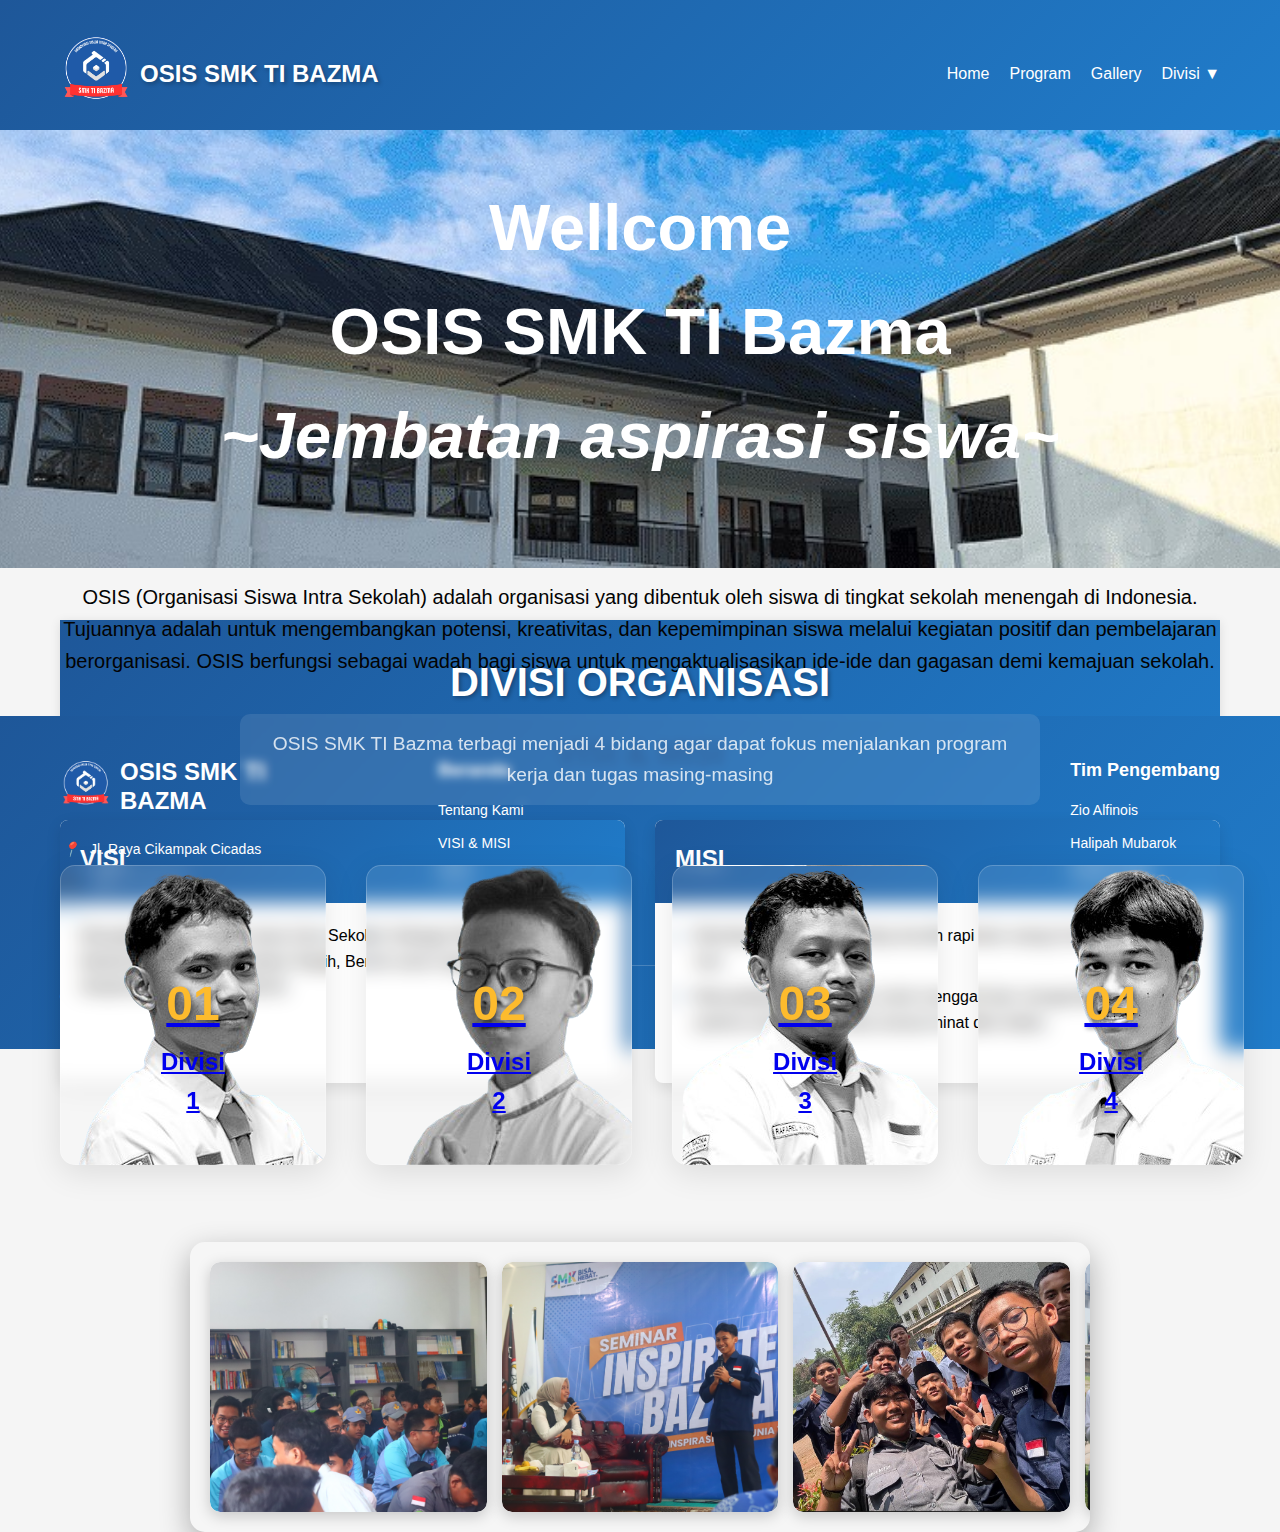
<file: nyoba/index.html>
<!DOCTYPE html>
<html lang="id">
<head>
    <meta charset="UTF-8">
    <meta name="viewport" content="width=device-width, initial-scale=1.0">
    <title>OSIS SMK TI Bazma</title>
    <link rel="stylesheet" href="home.css">
</head>
<body>
    <header>
        <div class="container">
            <div class="header-content">
                <div class="logo">
                    <img src="MPLB Ahh momen (1).png" alt="logo" style="width: 70px; height: auto;">
                    <h1>OSIS SMK TI BAZMA</h1>
                </div>
                <nav>
                    <ul>
                        <li><a href="home.html">Home</a></li>
                        <li><a href="program.html">Program</a></li>
                        <li><a href="Gallery.html">Gallery</a></li>
                        <li class="dropdown">
                            <a href="#">Divisi ▼</a>
                            <div class="dropdown-content">
                                <a href="bph.html">BPH</a>
                                <a href="paso.html">Divisi 1</a>
                                <a href="mid.html">Divisi 2</a>
                                <a href="kewirausahaan.html">Divisi 3</a>
                                <a href="beneg.html">Divisi 4</a>
                            </div>
                        </li>
                    </ul>
                </nav>
            </div>
        </div>
    </header>
    <section class="hero">
        <div class="hero-content">
            <h2 style="font-size: 65px;"><br>Wellcome<br>OSIS SMK TI Bazma <br> <i>~Jembatan aspirasi siswa~</i></h2>
        </div>
    </section>
        <section class="programs">
        <div class="container">
            <h3 class="section-title">Tentang Kami</h3>
            <p class="tentang">OSIS (Organisasi Siswa Intra Sekolah) adalah organisasi yang dibentuk oleh siswa di tingkat sekolah menengah di Indonesia. 
            Tujuannya adalah untuk mengembangkan potensi, kreativitas, dan kepemimpinan siswa melalui kegiatan positif dan pembelajaran berorganisasi. 
            OSIS berfungsi sebagai wadah bagi siswa untuk mengaktualisasikan ide-ide dan gagasan demi kemajuan sekolah.</p>
            <br><br>
            <h2 class="section-title">VISI & MISI</h2>
            <div class="programs-grid">
                <div class="program-card">
                    <div class="program-header">
                        <h3>VISI</h3>
                    </div>
                    <div class="program-body">
                        <ul>
                            <p> Menjadikan  Organisasi  siswa Intra Sekolah  Sebagai  Wadah Yang Melahirkan  siswa  Berkarakter  Rapih,
                            Bersih  serta  Unggul di  bidang  Akademik  dan  non  Akademik
                            </ul>
                            
                        </ul>
                    </div>
                </div>
                
                <div class="program-card">
                    <div class="program-header">
                        <h3>MISI</h3>
                    </div>
                    <div class="program-body">
                        <ul>
                        
                            <li>Membiasakan budaya hidup bersih rapi dan wangi di kehidupan sehari hari.</li>
                            <li>Menyediakan lingkungan untuk menggali dan mengembangkan potensi serta bakat siswa sesuai minat dan bakat.</li>
                        </ul>
                    </div>
                </div>
            </div>
        </div>
    </section>
    <div>
        <div class="container">
        <header>
            <h1>DIVISI ORGANISASI</h1>
            <div class="subtitle">
                OSIS SMK TI Bazma terbagi menjadi 4 bidang agar dapat fokus menjalankan program kerja dan tugas masing-masing
            </div>
        </header>
    <div class="bidang-container">
        <a href="paso.html" class="bidang-card">
            <div class="bidang-number">01</div>
            <div class="bidang-title">Divisi 1</div>
            <div class="divider"></div>
            <div class="bidang-description"></div>
        </a>

        <a href="mid.html" class="bidang-card2">
            <div class="bidang-number">02</div>
            <div class="bidang-title">Divisi 2</div>
            <div class="divider"></div>
            <div class="bidang-description"></div>
        </a>

        <a href="kewirausahaan.html" class="bidang-card3">
            <div class="bidang-number">03</div>
            <div class="bidang-title">Divisi 3</div>
            <div class="divider"></div>
            <div class="bidang-description"></div>
        </a>

        <a href="beneg.html" class="bidang-card4">
            <div class="bidang-number">04</div>
            <div class="bidang-title">Divisi 4</div>
            <div class="divider"></div>
            <div class="bidang-description"></div>
        </a>
    </div>
        <br><br><br>

<html lang="id">
<head>
    <meta charset="UTF-8">
    <meta name="viewport" content="width=device-width, initial-scale=1.0">
    <title>Carousel Auto-scroll 1 Detik</title>
    <style>
        
       
    </style>
</head>

    
        
        <div class="carousel-container">
            <div class="carousel" id="carousel">
                <!-- Item carousel akan diisi oleh JavaScript -->
            </div>
        </div>
        
        <div class="indicator" id="indicator">
            <!-- Indicator dots akan diisi oleh JavaScript -->
        </div>
      
        
    
    </div>

    <script>
        document.addEventListener('DOMContentLoaded', function() {
            const carousel = document.getElementById('carousel');
            const prevBtn = document.getElementById('prevBtn');
            const nextBtn = document.getElementById('nextBtn');
            const pauseBtn = document.getElementById('pauseBtn');
            const indicator = document.getElementById('indicator');
            
            // Data gambar untuk carousel
            const images = [
                { src: 'IMG_8276.JPG', caption: '' },
                { src: 'IMG_8339.JPG', caption: '' },
                { src: 'Screenshot 2025-11-13 073012.jpg', caption: '' },
                { src: 'IMG_8584.JPG', caption: '' },
            ];
            
            let currentIndex = 0;
            let autoScrollInterval;
            let isPaused = false;
            const itemsPerView = window.innerWidth < 768 ? (window.innerWidth < 480 ? 1 : 2) : 3;
            
            // Inisialisasi carousel
            function initCarousel() {
                // Tambahkan item ke carousel
                images.forEach((image, index) => {
                    const item = document.createElement('div');
                    item.className = 'carousel-item';
                    item.innerHTML = `
                        <img src="${image.src}" alt="${image.caption}">
                        <div class="carousel-caption">${image.caption}</div>
                    `;
                    carousel.appendChild(item);
                    
                    // Tambahkan dot indicator
                    const dot = document.createElement('div');
                    dot.className = 'dot';
                    if (index === 0) dot.classList.add('active');
                    dot.addEventListener('click', () => goToSlide(index));
                    indicator.appendChild(dot);
                });
                
                // Mulai auto-scroll (1 detik)
                startAutoScroll();
                
                // Event listener untuk hover
                carousel.addEventListener('mouseenter', pauseAutoScroll);
                carousel.addEventListener('mouseleave', resumeAutoScroll);
                
                // Event listener untuk tombol
                prevBtn.addEventListener('click', prevSlide);
                nextBtn.addEventListener('click', nextSlide);
                pauseBtn.addEventListener('click', togglePause);
            }
            
            // Fungsi untuk pergi ke slide tertentu
            function goToSlide(index) {
                currentIndex = index;
                updateCarousel();
            }
            
            // Fungsi untuk slide berikutnya
            function nextSlide() {
                currentIndex = (currentIndex + 1) % Math.ceil(images.length / itemsPerView);
                updateCarousel();
            }
            
            // Fungsi untuk slide sebelumnya
            function prevSlide() {
                currentIndex = (currentIndex - 1 + Math.ceil(images.length / itemsPerView)) % Math.ceil(images.length / itemsPerView);
                updateCarousel();
            }
            
            // Update tampilan carousel
            function updateCarousel() {
                const translateX = -currentIndex * (100 / itemsPerView);
                carousel.style.transform = `translateX(${translateX}%)`;
                
                // Update indicator dots
                document.querySelectorAll('.dot').forEach((dot, index) => {
                    dot.classList.toggle('active', index === currentIndex);
                });
            }
            
            // Mulai auto-scroll (1 detik)
            function startAutoScroll() {
                autoScrollInterval = setInterval(nextSlide, 1000); // 1000ms = 1 detik
            }
            
            // Hentikan auto-scroll
            function stopAutoScroll() {
                clearInterval(autoScrollInterval);
            }
            
            // Jeda auto-scroll saat hover
            function pauseAutoScroll() {
                if (!isPaused) {
                    stopAutoScroll();
                }
            }
            
            // Lanjutkan auto-scroll setelah hover
            function resumeAutoScroll() {
                if (!isPaused) {
                    startAutoScroll();
                }
            }
            
            // Toggle pause/play
            function togglePause() {
                isPaused = !isPaused;
                pauseBtn.textContent = isPaused ? 'Lanjutkan' : 'Jeda';
                
                if (isPaused) {
                    stopAutoScroll();
                } else {
                    startAutoScroll();
                }
            }
            
            // Handle resize window
            window.addEventListener('resize', function() {
                // Perbarui itemsPerView berdasarkan lebar layar
                const newItemsPerView = window.innerWidth < 768 ? (window.innerWidth < 480 ? 1 : 2) : 3;
                
                if (newItemsPerView !== itemsPerView) {
                    // Reset carousel ke slide pertama
                    currentIndex = 0;
                    updateCarousel();
                }
            });
            
            // Inisialisasi carousel
            initCarousel();
        });
    </script>

</html>
<br>
        <footer class="footer">
        <div class="footer-container">
            <div class="footer-left">
                <div class="footer-logo">
                    <img src="MPLB Ahh momen (1).png" alt="Logo SMK TI BAZMA">
                    <div class="footer-logo-text">OSIS SMK TI<br>BAZMA</div>
                </div>
                <div class="footer-tagline"></div>
                <div class="footer-contact">
                    <div class="footer-contact-item">
                        <i>📍</i>
                        <span>Jl. Raya Cikampak Cicadas</span>
                    </div>
                    <div class="footer-contact-item">
                        <i>📞</i>
                        <span>+62 **** **** ***</span>
                    </div>
                    <div class="footer-contact-item">
                        <i>✉️</i>
                        <span>osistibazma@gmail.com</span>
                    </div>
                </div>
            </div>
            <div class="footer-right">
                <div class="footer-column">
                    <h3>Beranda</h3>
                    <ul>
                        <li>Tentang Kami</li>
                        <li>VISI & MISI</li>
                        <li>DIvisi</li>
                        <li>Dokumentasi Kegiatan</li>
                    </ul>
                </div>
                <div class="footer-column">
                    <h3>Tim Pengembang</h3>
                    <ul>
                        <li>Zio Alfinois</li>
                        <li>Halipah Mubarok</li>
                        <li>Khalik Syahir</li>
                        <li>Rafrel Haidar Yastaqi</li>
                    </ul>
                </div>
            </div>
        </div>
        <div class="footer-bottom">
            <div class="footer-copyright">© 2025 OSIS SMK TI BAZMA. All rights reserved.</div>
            <div class="footer-social">
                <a href="#"></a>
                <a href="#"></a>
                <a href="#"></a>
            </div>
        </div>
    </footer>


</body>
</html>
</file>
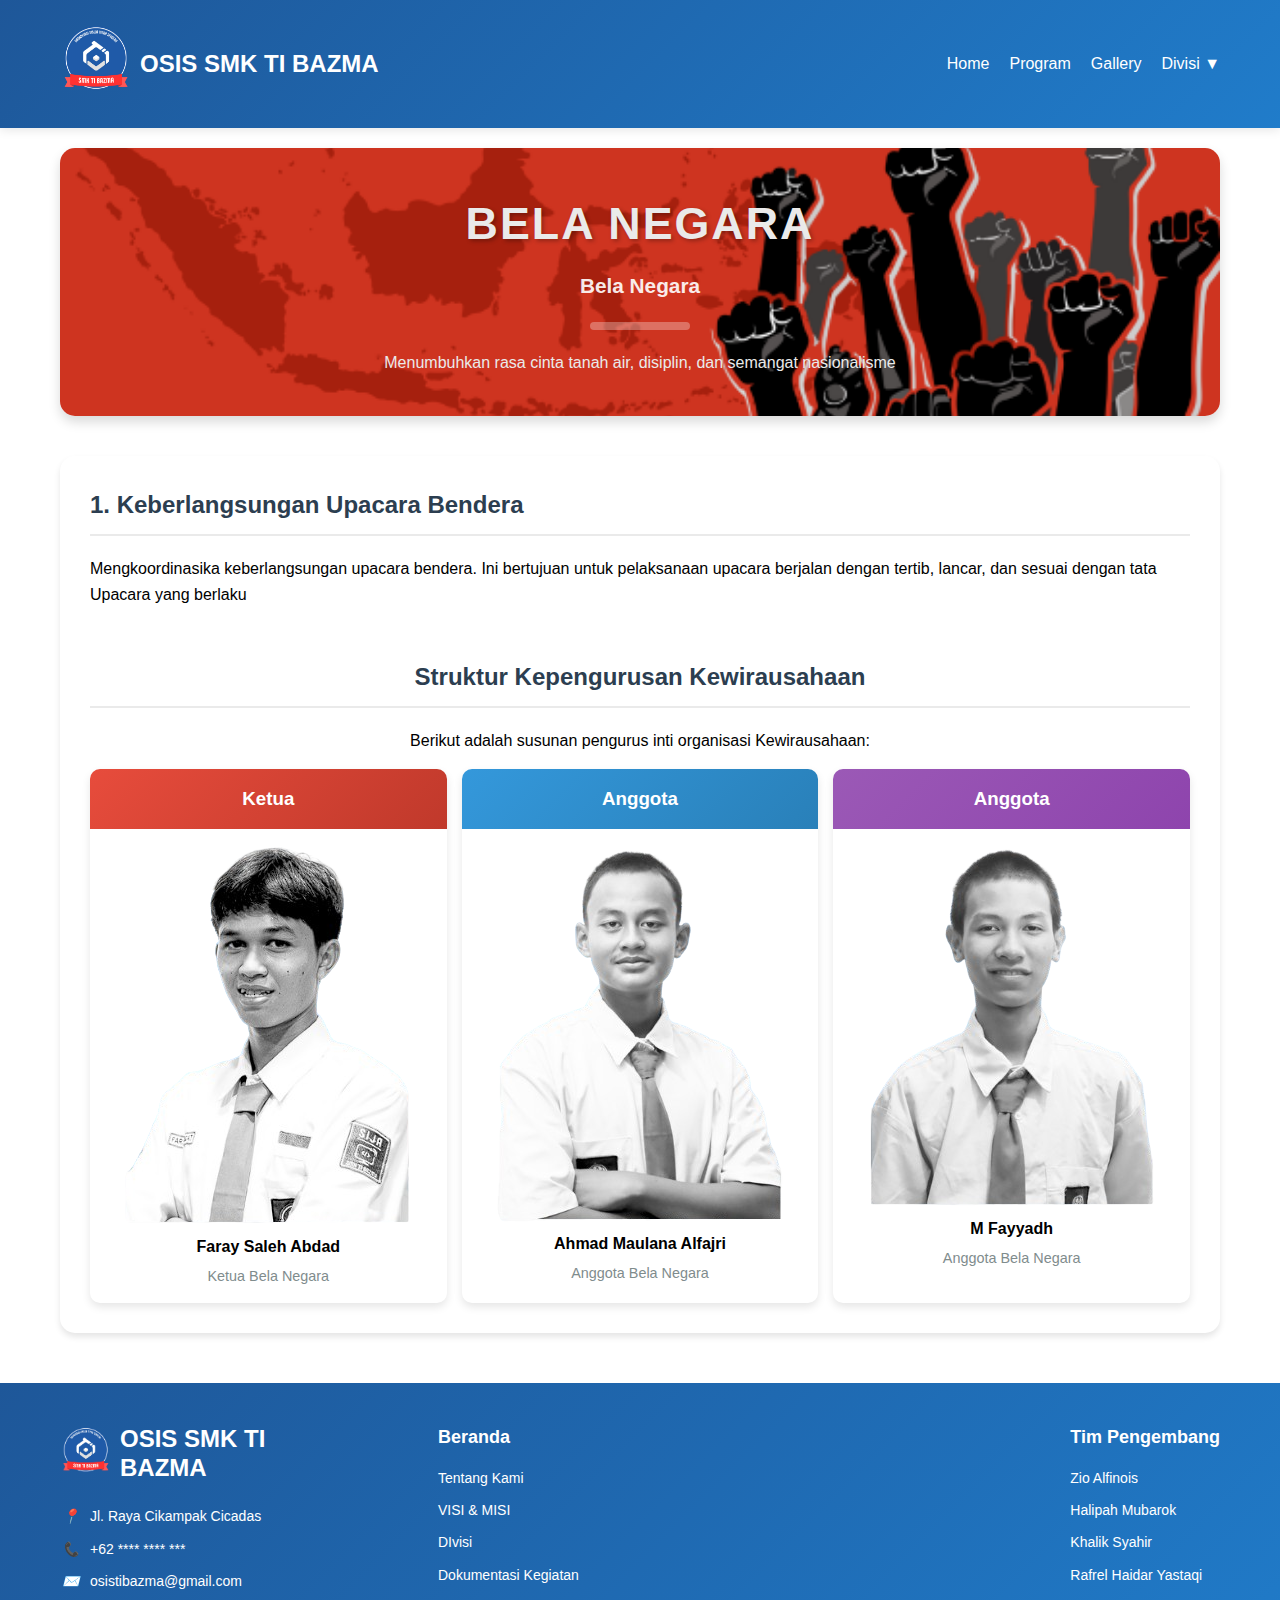
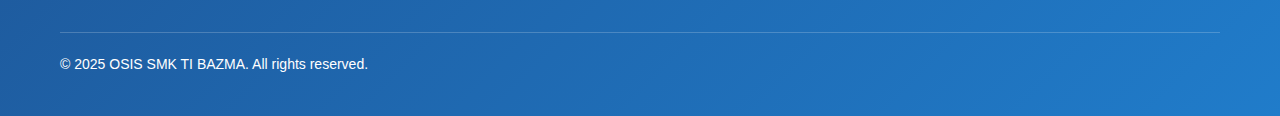
<file: nyoba/beneg.html>
<!DOCTYPE html>
<html lang="id">
<head>
    <meta charset="UTF-8">
    <meta name="viewport" content="width=device-width, initial-scale=1.0">
    <title>BELA NEGARA</title>
        <link rel="stylesheet" href="beneg.css">
</head>
<body>


    <header>
        <div class="bijar">
            <div class="zio">
                <div class="logo">
                    <img src="MPLB Ahh momen (1).png" alt="" style="width: 70px; height: auto;">
                    <h1>OSIS SMK TI BAZMA</h1>
                </div>
                <nav>
                    <ul>
                        <li><a href="index.html">Home</a></li>
                        <li><a href="program.html">Program</a></li>
                        <li><a href="Gallery.html">Gallery</a></li>
                        <li class="dropdown">
                            <a href="#">Divisi ▼</a>
                            <div class="dropdown-content">
                                <a href="bph.html">BPH</a>
                                <a href="paso.html">Divisi 1</a>
                                <a href="mid.html">Divisi 2</a>
                                <a href="kewirausahaan.html">Divisi 3</a>
                                <a href="beneg.html">Divisi 4</a>
                            </div>
                        </li>
                    </ul>
                </nav>
            </div>
        </div>
    </header>
    <div class="container">
        <section class="wirus">
            <div class="logo-container">
                <div class="logo">
                
                    
                </div>
                <div class="header-text">
                    <h1>BELA NEGARA</h1>
                    <div class="subtitle">Bela Negara</div>
                </div>
            </div>
            <hr>
            <p style="color: #eaeaea;">Menumbuhkan rasa cinta tanah air, disiplin, dan semangat nasionalisme</p>
        </section>
        <div class="content">
            <section class="program-info">
                <h2>1. Keberlangsungan Upacara Bendera</h2>
                <p>Mengkoordinasika keberlangsungan upacara bendera. Ini bertujuan untuk pelaksanaan upacara berjalan dengan tertib, lancar, dan sesuai dengan  tata Upacara yang berlaku</p>
            </section>
            
            <section class="anggota-section">
                <h2>Struktur Kepengurusan Kewirausahaan</h2>
                <p>Berikut adalah susunan pengurus inti organisasi Kewirausahaan:</p>
                
                <div class="anggota-container">
                    <div class="anggota-card">
                        <div class="anggota-header ketua">
                            <h3>Ketua</h3>
                        </div>
                        <div class="anggota-body">
                            <img src="faray.png" alt="">
                            <div class="anggota-nama">Faray Saleh Abdad</div>
                            <div class="anggota-jabatan">Ketua Bela Negara</div>
                        </div>
                    </div>
                    
                    <div class="anggota-card">
                        <div class="anggota-header wakil">
                            <h3>Anggota</h3>
                        </div>
                        <div class="anggota-body">
                            <img src="ahmet.png" alt="">
                            <div class="anggota-nama">Ahmad Maulana Alfajri</div>
                            <div class="anggota-jabatan">Anggota Bela Negara</div>
                        </div>
                    </div>
                    
                    <div class="anggota-card">
                        <div class="anggota-header sekretaris">
                            <h3>Anggota</h3>
                        </div>
                        <div class="anggota-body">
                            <img src="fayad.png" alt="">
                            <div class="anggota-nama">M Fayyadh</div>
                            <div class="anggota-jabatan">Anggota Bela Negara</div>
                        </div>
                    </div>
            </section>
        </div>
    </div>
        <footer class="footer">
        <div class="footer-container">
            <div class="footer-left">
                <div class="footer-logo">
                    <img src="MPLB Ahh momen (1).png" alt="Logo SMK TI BAZMA">
                    <div class="footer-logo-text">OSIS SMK TI<br>BAZMA</div>
                </div>
                <div class="footer-tagline"></div>
                <div class="footer-contact">
                    <div class="footer-contact-item">
                        <i>📍</i>
                        <span>Jl. Raya Cikampak Cicadas</span>
                    </div>
                    <div class="footer-contact-item">
                        <i>📞</i>
                        <span>+62 **** **** ***</span>
                    </div>
                    <div class="footer-contact-item">
                        <i>✉️</i>
                        <span>osistibazma@gmail.com</span>
                    </div>
                </div>
            </div>
            <div class="footer-right">
                <div class="footer-column">
                    <h3>Beranda</h3>
                    <ul>
                        <li>Tentang Kami</li>
                        <li>VISI & MISI</li>
                        <li>DIvisi</li>
                        <li>Dokumentasi Kegiatan</li>
                    </ul>
                </div>
                <div class="footer-column">
                    <h3>Tim Pengembang</h3>
                    <ul>
                        <li>Zio Alfinois</li>
                        <li>Halipah Mubarok</li>
                        <li>Khalik Syahir</li>
                        <li>Rafrel Haidar Yastaqi</li>
                    </ul>
                </div>
            </div>
        </div>
        <div class="footer-bottom">
            <div class="footer-copyright">© 2025 OSIS SMK TI BAZMA. All rights reserved.</div>
            <div class="footer-social">
                <a href="#"></a>
                <a href="#"></a>
                <a href="#"></a>
            </div>
        </div>
    </footer>
</body>

</html>
</file>
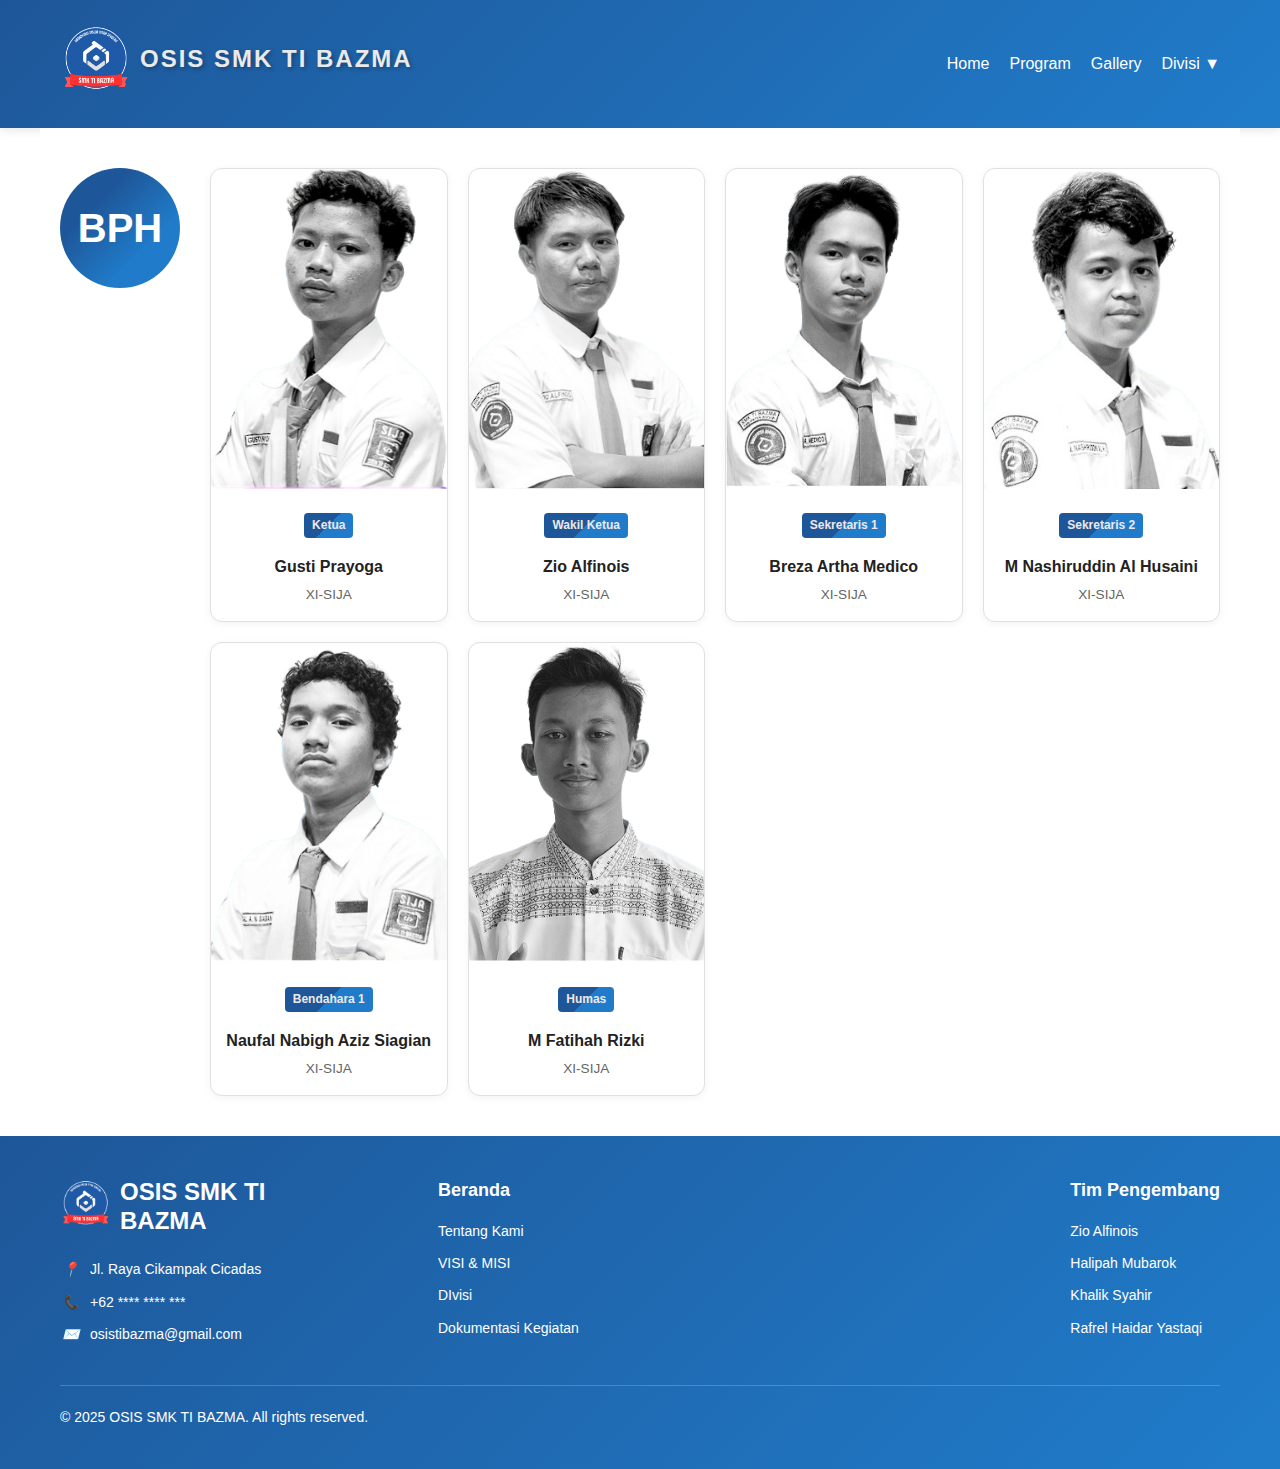
<file: nyoba/bph.html>
<!DOCTYPE html>
<html lang="id">
<head>
    <meta charset="UTF-8">
    <meta name="viewport" content="width=device-width, initial-scale=1.0">
    <title>BPH</title>
        <link rel="stylesheet" href="bph.css">
</head>
<body>


    <header>
        <div class="bijar">
            <div class="zio">
                <div class="logo">
                    <img src="MPLB Ahh momen (1).png" alt="" style="width: 70px; height: auto;">
                    <h1>OSIS SMK TI BAZMA</h1>
                </div>
                <nav>
                    <ul>
                        <li><a href="index.html">Home</a></li>
                        <li><a href="program.html">Program</a></li>
                        <li><a href="Gallery.html">Gallery</a></li>
                        <li class="dropdown">
                            <a href="#">Divisi ▼</a>
                            <div class="dropdown-content">
                                <a href="bph.html">BPH</a>
                                <a href="paso.html">Divisi 1</a>
                                <a href="mid.html">Divisi 2</a>
                                <a href="kewirausahaan.html">Divisi 3</a>
                                <a href="beneg.html">Divisi 4</a>
                            </div>
                        </li>
                    </ul>
                </nav>
            </div>
        </div>
    </header>
<div class="struktur-kepengurusan">
    <!-- Logo BPH -->
    <div class="bph-logo">
        <span>B</span><br>
        <span>P</span><br>
        <span>H</span>
    </div>

    <!-- Kartu Anggota -->
    <div class="anggota-container">
        <!-- Ketua -->
        <div class="anggota-card">
            <img src="yoga.png" alt="Gusti Prayoga">
            <div class="anggota-info">
                <span class="jabatan">Ketua</span>
                <h4>Gusti Prayoga</h4>
                <p>XI-SIJA</p>
            </div>
        </div>
        <!-- Wakil Ketua -->
        <div class="anggota-card">
            <img src="zio.png" alt="Zio Alfinois">
            <div class="anggota-info">
                <span class="jabatan">Wakil Ketua</span>
                <h4>Zio Alfinois</h4>
                <p>XI-SIJA</p>
            </div>
        </div>

        <!-- Baris kedua: 4 kartu -->
        <div class="anggota-card">
            <img src="breza.png" alt="Breza Artha Medico">
            <div class="anggota-info">
                <span class="jabatan">Sekretaris 1</span>
                <h4>Breza Artha Medico</h4>
                <p>XI-SIJA</p>
            </div>
        </div>

        <div class="anggota-card">
            <img src="nasir.png" alt="M Nashiruddin Al Husaini">
            <div class="anggota-info">
                <span class="jabatan">Sekretaris 2</span>
                <h4>M Nashiruddin Al Husaini</h4>
                <p>XI-SIJA</p>
            </div>
        </div>

        <div class="anggota-card">
            <img src="nofal.png" alt="Naufal Nabigh Aziz Siagian">
            <div class="anggota-info">
                <span class="jabatan">Bendahara 1</span>
                <h4>Naufal Nabigh Aziz Siagian</h4>
                <p>XI-SIJA</p>
            </div>
        </div>

        <div class="anggota-card">
            <img src="fatih.png" alt="M Fatihah Rizki">
            <div class="anggota-info">
                <span class="jabatan">Humas</span>
                <h4>M Fatihah Rizki</h4>
                <p>XI-SIJA</p>
            </div>
        </div>
    </div>
</div>
    <footer class="footer">
        <div class="footer-container">
            <div class="footer-left">
                <div class="footer-logo">
                    <img src="MPLB Ahh momen (1).png" alt="Logo SMK TI BAZMA">
                    <div class="footer-logo-text">OSIS SMK TI<br>BAZMA</div>
                </div>
                <div class="footer-tagline"></div>
                <div class="footer-contact">
                    <div class="footer-contact-item">
                        <i>📍</i>
                        <span>Jl. Raya Cikampak Cicadas</span>
                    </div>
                    <div class="footer-contact-item">
                        <i>📞</i>
                        <span>+62 **** **** ***</span>
                    </div>
                    <div class="footer-contact-item">
                        <i>✉️</i>
                        <span>osistibazma@gmail.com</span>
                    </div>
                </div>
            </div>
            <div class="footer-right">
                <div class="footer-column">
                    <h3>Beranda</h3>
                    <ul>
                        <li>Tentang Kami</li>
                        <li>VISI & MISI</li>
                        <li>DIvisi</li>
                        <li>Dokumentasi Kegiatan</li>
                    </ul>
                </div>
                <div class="footer-column">
                    <h3>Tim Pengembang</h3>
                    <ul>
                        <li>Zio Alfinois</li>
                        <li>Halipah Mubarok</li>
                        <li>Khalik Syahir</li>
                        <li>Rafrel Haidar Yastaqi</li>
                    </ul>
                </div>
            </div>
        </div>
        <div class="footer-bottom">
            <div class="footer-copyright">© 2025 OSIS SMK TI BAZMA. All rights reserved.</div>
            <div class="footer-social">
                <a href="#"></a>
                <a href="#"></a>
                <a href="#"></a>
            </div>
        </div>
    </footer>
</body>

</html>
</file>
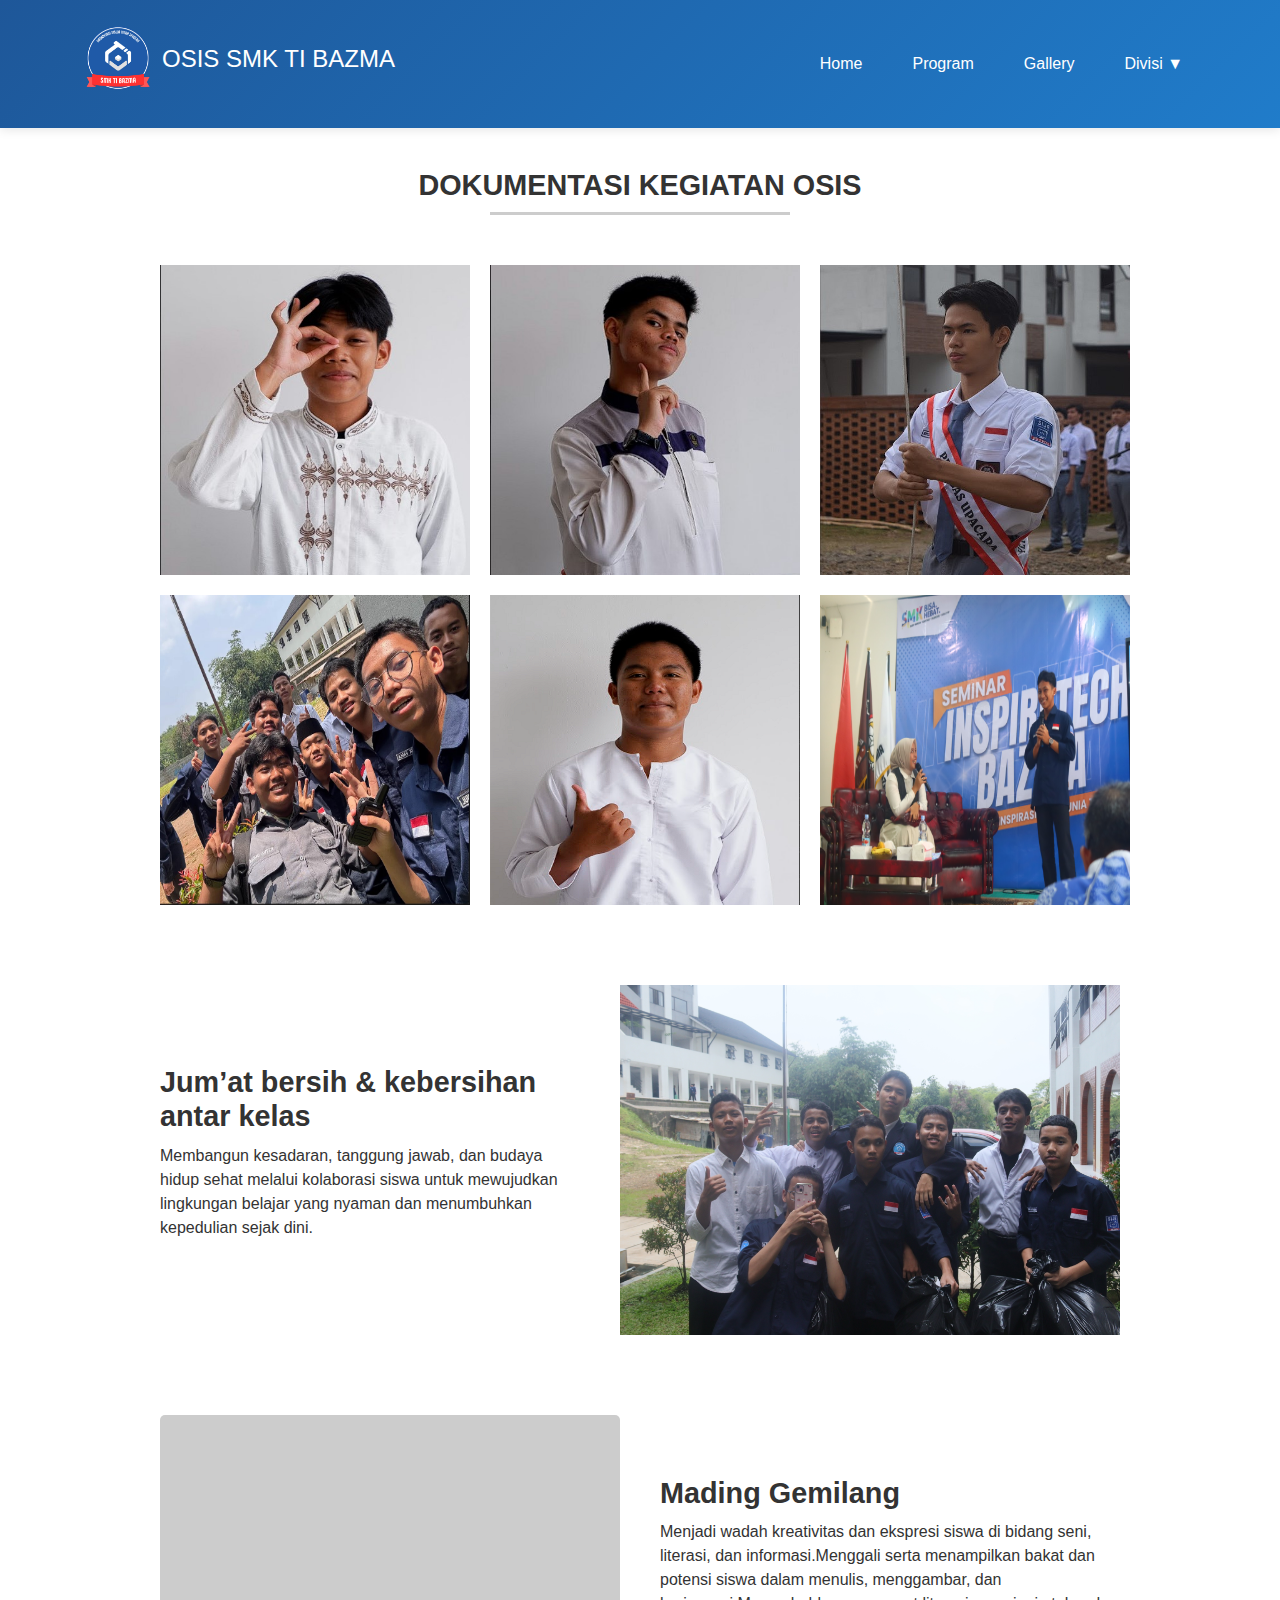
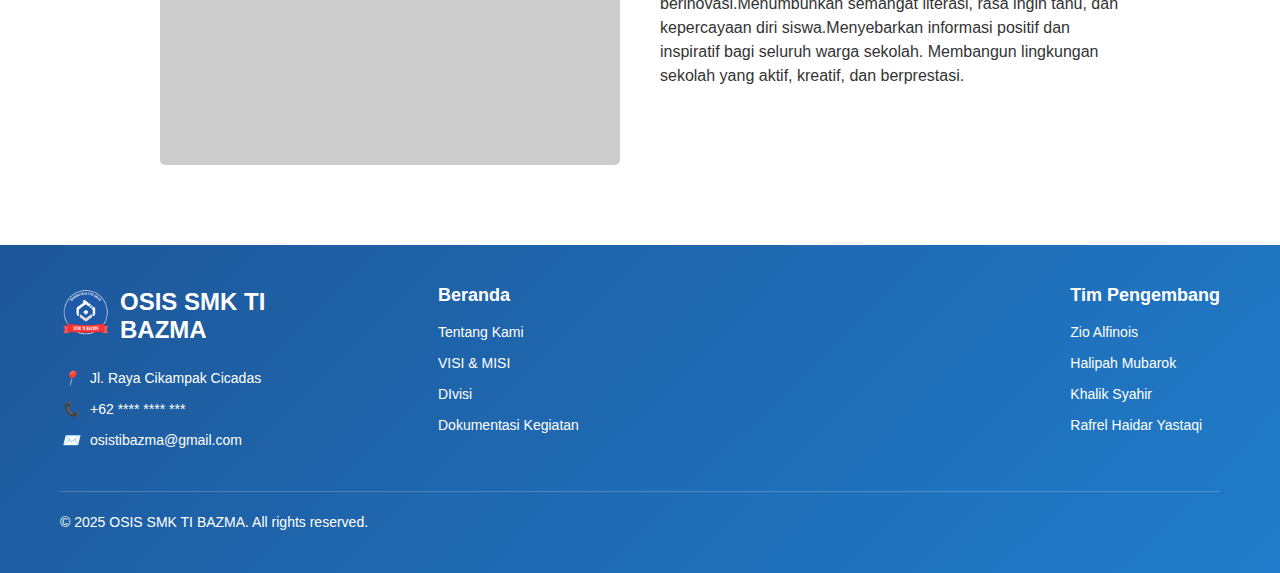
<file: nyoba/Gallery.html>
<!DOCTYPE html>
<html lang="id">

    <meta charset="UTF-8">
    <meta name="viewport" content="width=device-width, initial-scale=1.0">
    <title>Gallery</title>
    <!-- Bootstrap CSS -->
    <link href="https://cdn.jsdelivr.net/npm/bootstrap@5.3.0/dist/css/bootstrap.min.css" rel="stylesheet">
    <link rel="stylesheet" href="https://cdnjs.cloudflare.com/ajax/libs/font-awesome/6.0.0/css/all.min.css">
    <link href="https://fonts.googleapis.com/css2?family=Poppins:wght@400;600;700&display=swap" rel="stylesheet">

<head>
    <meta charset="UTF-8">
    <meta name="viewport" content="width=device-width, initial-scale=1.0">
    <title>Galeri - OSIS SMK TI BAZMA</title>
    <link rel="stylesheet" href="gallery.css">
    </head>
<body>

    <header>
        <div class="container">
            <div class="header-content">
                <div class="logo">
                    <img src="MPLB Ahh momen (1).png" alt="logo" style="width: 70px; height: auto;">
                    <h1>OSIS SMK TI BAZMA</h1>
                </div>
                <nav>
                    <ul>
                        <li><a href="index.html">Home</a></li>
                        <li><a href="program.html">Program</a></li>
                        <li><a href="Gallery.html">Gallery</a></li>
                        <li class="dropdown">
                            <a href="#">Divisi ▼</a>
                            <div class="dropdown-content">
                                <a href="bph.html">BPH</a>
                                <a href="paso.html">Divisi 1</a>
                                <a href="mid.html">Divisi 2</a>
                                <a href="kewirausahaan.html">Divisi 3</a>
                                <a href="beneg.html">Divisi 4</a>
                            </div>
                        </li>
                    </ul>
                </nav>
            </div>
        </div>
    </header>
    
    <section class="dokumentasi-osis">
        <h2 class="section-title">DOKUMENTASI KEGIATAN OSIS</h2>
        <hr class="title-underline">

        <div class="grid-container">
            <div class="grid-item placeholder-image"><img src="abi.jpg" alt="dokumentasi"style="width: 310px; height: 310px;"></div>
            <div class="grid-item placeholder-image"><img src="fad.jpg" alt="dokumentasi"style="width: 310px; height: 310px;"></div>
            <div class="grid-item placeholder-image"><img src="Screenshot 2025-11-14 101039.jpg" alt="dokumentasi"style="width: 310px; height: 310px;"></div>
            <div class="grid-item placeholder-image"><img src="Screenshot 2025-11-13 073012.jpg" alt="dokumentasi"style="width: 310px; height: 310px;"></div>
            <div class="grid-item placeholder-image"><img src="Screenshot 2025-06-05 150535.png" alt="dokumentasi" style="width: 310px; height: 310px;"></div>
            <div class="grid-item placeholder-image"><img src="IMG_8339.JPG" alt="dokumentasi" style="width: 310px; height: 310px;"></div>
        </div>
    </section>

    <section class="mading-section layout-row">
        <div class="content-text">
            <h2 class="section-title">Jum’at bersih & kebersihan <br> antar kelas</h2>
            <p>Membangun kesadaran, tanggung jawab, dan budaya hidup sehat
            melalui kolaborasi siswa untuk mewujudkan lingkungan belajar yang
            nyaman dan menumbuhkan kepedulian sejak dini.
            </p>
        </div>
        <div class="content-image placeholder-image"><img src="IMG_8584.JPG" alt="Jum’at bersih & kebersihan" style="width: 500px; height: 350px;"></div>
    </section>

    <section class="mading-section layout-row reverse">
        <div class="content-text">
            <h2 class="section-title">Mading Gemilang</h2>
            <p>Menjadi wadah kreativitas dan ekspresi siswa di bidang
            seni, literasi, dan informasi.Menggali serta menampilkan
            bakat dan potensi siswa dalam menulis, menggambar,
            dan berinovasi.Menumbuhkan semangat literasi, rasa
            ingin tahu, dan kepercayaan diri siswa.Menyebarkan
            informasi positif dan inspiratif bagi seluruh warga sekolah.
            Membangun lingkungan sekolah yang aktif, kreatif, dan berprestasi.
            </p>
        </div>
        <div class="content-image placeholder-image"></div>
    </section>
    
        <footer class="footer">
        <div class="footer-container">
            <div class="footer-left">
                <div class="footer-logo">
                    <img src="MPLB Ahh momen (1).png" alt="Logo SMK TI BAZMA">
                    <div class="footer-logo-text">OSIS SMK TI<br>BAZMA</div>
                </div>
                <div class="footer-tagline"></div>
                <div class="footer-contact">
                    <div class="footer-contact-item">
                        <i>📍</i>
                        <span>Jl. Raya Cikampak Cicadas</span>
                    </div>
                    <div class="footer-contact-item">
                        <i>📞</i>
                        <span>+62 **** **** ***</span>
                    </div>
                    <div class="footer-contact-item">
                        <i>✉️</i>
                        <span>osistibazma@gmail.com</span>
                    </div>
                </div>
            </div>
            <div class="footer-right">
                <div class="footer-column">
                    <h3>Beranda</h3>
                    <ul>
                        <li>Tentang Kami</li>
                        <li>VISI & MISI</li>
                        <li>DIvisi</li>
                        <li>Dokumentasi Kegiatan</li>
                    </ul>
                </div>
                <div class="footer-column">
                    <h3>Tim Pengembang</h3>
                    <ul>
                        <li>Zio Alfinois</li>
                        <li>Halipah Mubarok</li>
                        <li>Khalik Syahir</li>
                        <li>Rafrel Haidar Yastaqi</li>
                    </ul>
                </div>
            </div>
        </div>
        <div class="footer-bottom">
            <div class="footer-copyright">© 2025 OSIS SMK TI BAZMA. All rights reserved.</div>
            <div class="footer-social">
                <a href="#"></a>
                <a href="#"></a>
                <a href="#"></a>
            </div>
        </div>
    </footer>

</body>

</html>
</file>
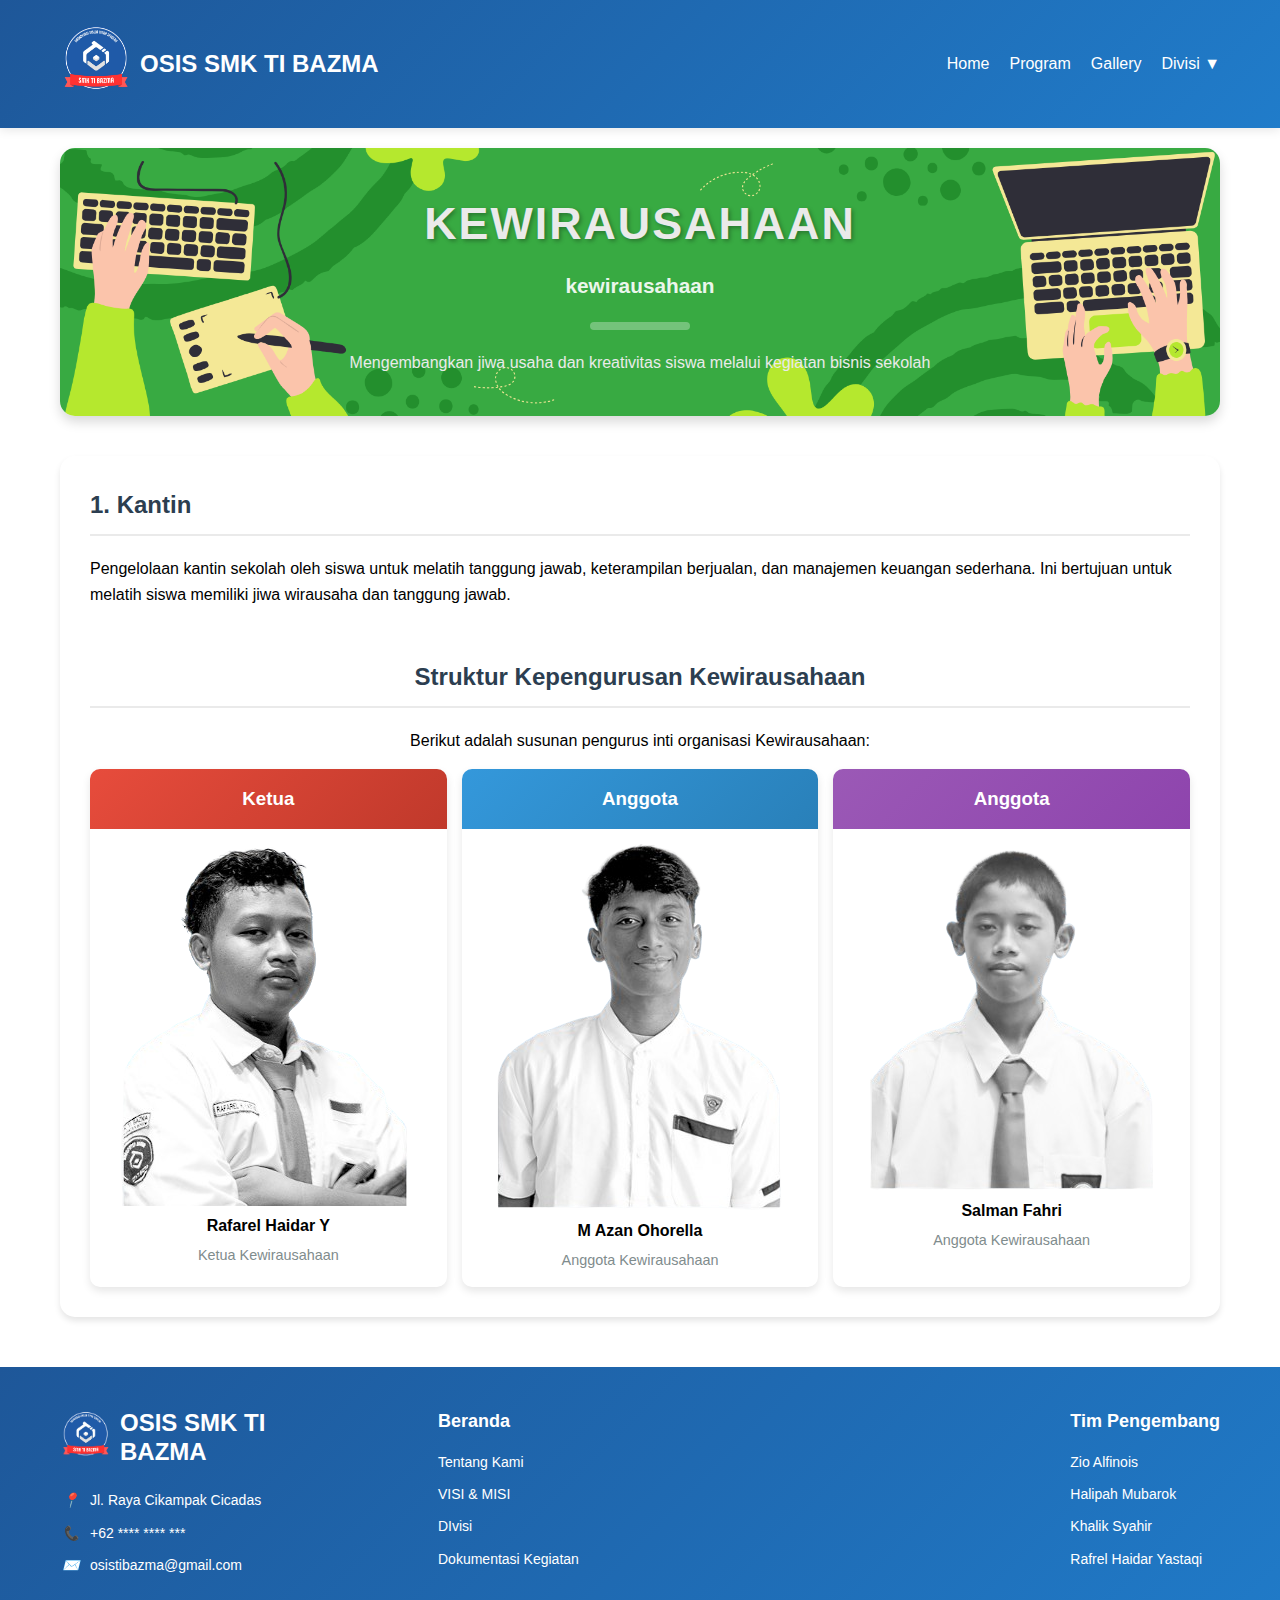
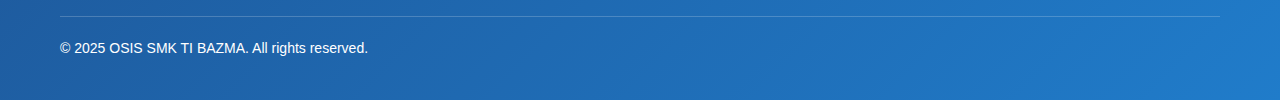
<file: nyoba/kewirausahaan.html>
<!DOCTYPE html>
<html lang="id">
<head>
    <meta charset="UTF-8">
    <meta name="viewport" content="width=device-width, initial-scale=1.0">
    <title>KEWIRAUSAHAAN</title>
        <link rel="stylesheet" href="kewirausahaan.css">
</head>
<body>


    <header>
        <div class="bijar">
            <div class="zio">
                <div class="logo">
                    <img src="MPLB Ahh momen (1).png" alt="" style="width: 70px; height: auto;">
                    <h1>OSIS SMK TI BAZMA</h1>
                </div>
                <nav>
                    <ul>
                        <li><a href="index.html">Home</a></li>
                        <li><a href="program.html">Program</a></li>
                        <li><a href="Gallery.html">Gallery</a></li>
                        <li class="dropdown">
                            <a href="#">Divisi ▼</a>
                            <div class="dropdown-content">
                                <a href="bph.html">BPH</a>
                                <a href="paso.html">Divisi 1</a>
                                <a href="mid.html">Divisi 2</a>
                                <a href="kewirausahaan.html">Divisi 3</a>
                                <a href="beneg.html">Divisi 4</a>
                            </div>
                        </li>
                    </ul>
                </nav>
            </div>
        </div>
    </header>
    <div class="container">
        <section class="wirus">
            <div class="logo-container">
                <div class="logo">
                
                    
                </div>
                <div class="header-text">
                    <h1>KEWIRAUSAHAAN</h1>
                    <div class="subtitle">kewirausahaan</div>
                </div>
            </div>
            <hr>
            <p style="color: #eaeaea;">Mengembangkan jiwa usaha dan kreativitas siswa melalui kegiatan bisnis sekolah</p>
        </section>
        <div class="content">
            <section class="program-info">
                <h2>1. Kantin</h2>
                <p>Pengelolaan kantin sekolah oleh siswa untuk melatih tanggung jawab, keterampilan berjualan, dan manajemen keuangan sederhana. Ini bertujuan untuk melatih siswa memiliki jiwa wirausaha dan tanggung jawab.</p>
            </section>
            
            <section class="anggota-section">
                <h2>Struktur Kepengurusan Kewirausahaan</h2>
                <p>Berikut adalah susunan pengurus inti organisasi Kewirausahaan:</p>
                
                <div class="anggota-container">
                    <div class="anggota-card">
                        <div class="anggota-header ketua">
                            <h3>Ketua</h3>
                        </div>
                        <div class="anggota-body">
                            <img src="rafarel.png" alt="">
                            <div class="anggota-nama">Rafarel Haidar Y</div>
                            <div class="anggota-jabatan">Ketua Kewirausahaan</div>
                        </div>
                    </div>
                    
                    <div class="anggota-card">
                        <div class="anggota-header wakil">
                            <h3>Anggota</h3>
                        </div>
                        <div class="anggota-body">
                            <img src="azan.png" alt="">
                            <div class="anggota-nama">M Azan Ohorella</div>
                            <div class="anggota-jabatan">Anggota Kewirausahaan</div>
                        </div>
                    </div>
                    
                    <div class="anggota-card">
                        <div class="anggota-header sekretaris">
                            <h3>Anggota</h3>
                        </div>
                        <div class="anggota-body">
                            <img src="salman.png" alt="">
                            <div class="anggota-nama">Salman Fahri</div>
                            <div class="anggota-jabatan">Anggota Kewirausahaan</div>
                        </div>
                    </div>
            </section>
        </div>
    </div>
        <footer class="footer">
        <div class="footer-container">
            <div class="footer-left">
                <div class="footer-logo">
                    <img src="MPLB Ahh momen (1).png" alt="Logo SMK TI BAZMA">
                    <div class="footer-logo-text">OSIS SMK TI<br>BAZMA</div>
                </div>
                <div class="footer-tagline"></div>
                <div class="footer-contact">
                    <div class="footer-contact-item">
                        <i>📍</i>
                        <span>Jl. Raya Cikampak Cicadas</span>
                    </div>
                    <div class="footer-contact-item">
                        <i>📞</i>
                        <span>+62 **** **** ***</span>
                    </div>
                    <div class="footer-contact-item">
                        <i>✉️</i>
                        <span>osistibazma@gmail.com</span>
                    </div>
                </div>
            </div>
            <div class="footer-right">
                <div class="footer-column">
                    <h3>Beranda</h3>
                    <ul>
                        <li>Tentang Kami</li>
                        <li>VISI & MISI</li>
                        <li>DIvisi</li>
                        <li>Dokumentasi Kegiatan</li>
                    </ul>
                </div>
                <div class="footer-column">
                    <h3>Tim Pengembang</h3>
                    <ul>
                        <li>Zio Alfinois</li>
                        <li>Halipah Mubarok</li>
                        <li>Khalik Syahir</li>
                        <li>Rafrel Haidar Yastaqi</li>
                    </ul>
                </div>
            </div>
        </div>
        <div class="footer-bottom">
            <div class="footer-copyright">© 2025 OSIS SMK TI BAZMA. All rights reserved.</div>
            <div class="footer-social">
                <a href="#"></a>
                <a href="#"></a>
                <a href="#"></a>
            </div>
        </div>
    </footer>
</body>
</html>
</file>
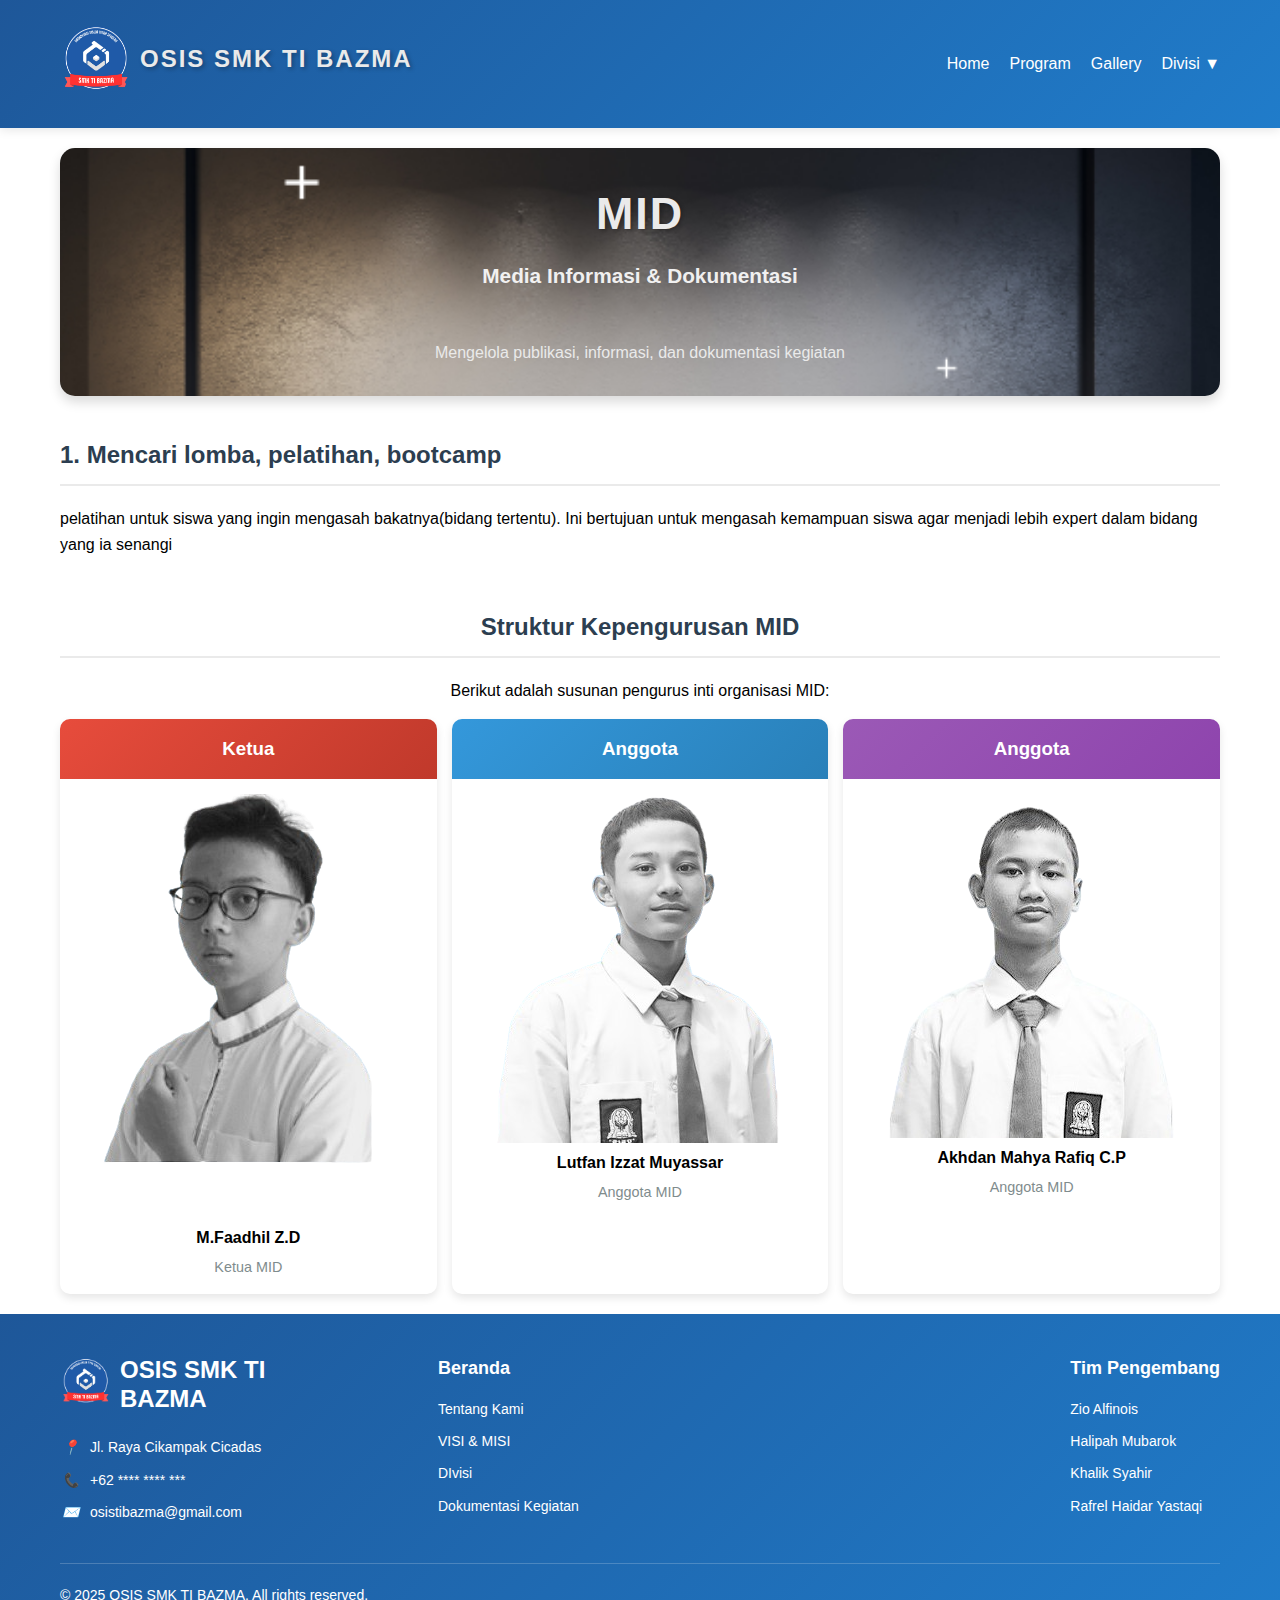
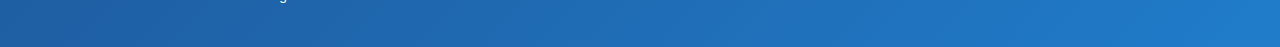
<file: nyoba/mid.html>
<!DOCTYPE html>
<html lang="id">
<head>
    <meta charset="UTF-8">
    <meta name="viewport" content="width=device-width, initial-scale=1.0">
    <title>MID - Media Informasi & Dokumentasi</title>
        <link rel="stylesheet" href="mid.css">
</head>
<body>


    <header>
        <div class="bijar">
            <div class="zio">
                <div class="logo">
                    <img src="MPLB Ahh momen (1).png" alt="" style="width: 70px; height: auto;">
                    <h1>OSIS SMK TI BAZMA</h1>
                </div>
                <nav>
                    <ul>
                        <li><a href="index.html">Home</a></li>
                        <li><a href="program.html">Program</a></li>
                        <li><a href="Gallery.html">Gallery</a></li>
                        <li class="dropdown">
                            <a href="#">Divisi ▼</a>
                            <div class="dropdown-content">
                                <a href="bph.html">BPH</a>
                                <a href="paso.html">Divisi 1</a>
                                <a href="mid.html">Divisi 2</a>
                                <a href="kewirausahaan.html">Divisi 3</a>
                                <a href="beneg.html">Divisi 4</a>
                            </div>
                        </li>
                    </ul>
                </nav>
            </div>
        </div>
    </header>
    <div class="container">
        <section class="mid">
            <div class="logo-container">
                <div class="logo">
                
                    
                </div>
                <div class="header-text">
                    <h1>MID</h1>
                    <div class="subtitle">Media Informasi & Dokumentasi</div>
                </div>
            </div>
            <hr>
            <p style="color: #eaeaea;">Mengelola publikasi, informasi, dan dokumentasi kegiatan</p>
        </section>
            <section class="program-info">
                <h2>1. Mencari lomba, pelatihan, bootcamp</h2>
                <p>pelatihan untuk siswa yang ingin mengasah bakatnya(bidang tertentu). Ini bertujuan untuk mengasah kemampuan siswa agar menjadi lebih expert dalam bidang yang ia senangi</p>
            </section>
            <section class="anggota-section">
                <h2>Struktur Kepengurusan MID</h2>
                <p>Berikut adalah susunan pengurus inti organisasi MID:</p>
                
                <div class="anggota-container">
                    <div class="anggota-card">
                        <div class="anggota-header ketua">
                            <h3>Ketua</h3>
                        </div>
                        <div class="anggota-body">
                            <img src="pencot.png" alt="">
                            <div class="anggota-nama">M.Faadhil Z.D</div>
                            <div class="anggota-jabatan">Ketua MID</div>
                        </div>
                    </div>
                    
                    <div class="anggota-card">
                        <div class="anggota-header wakil">
                            <h3>Anggota</h3>
                        </div>
                        <div class="anggota-body">
                            <img src="lutfan.png" alt="">
                            <div class="anggota-nama">Lutfan Izzat Muyassar</div>
                            <div class="anggota-jabatan">Anggota MID</div>
                        </div>
                    </div>
                    
                    <div class="anggota-card">
                        <div class="anggota-header sekretaris">
                            <h3>Anggota</h3>
                        </div>
                        <div class="anggota-body">
                            <img src="akhdan.png" alt="">
                            <div class="anggota-nama">Akhdan Mahya Rafiq C.P</div>
                            <div class="anggota-jabatan">Anggota MID</div>
                        </div>
                    </div>
            </section>
        </div>
    </div>
        <footer class="footer">
        <div class="footer-container">
            <div class="footer-left">
                <div class="footer-logo">
                    <img src="MPLB Ahh momen (1).png" alt="Logo SMK TI BAZMA">
                    <div class="footer-logo-text">OSIS SMK TI<br>BAZMA</div>
                </div>
                <div class="footer-tagline"></div>
                <div class="footer-contact">
                    <div class="footer-contact-item">
                        <i>📍</i>
                        <span>Jl. Raya Cikampak Cicadas</span>
                    </div>
                    <div class="footer-contact-item">
                        <i>📞</i>
                        <span>+62 **** **** ***</span>
                    </div>
                    <div class="footer-contact-item">
                        <i>✉️</i>
                        <span>osistibazma@gmail.com</span>
                    </div>
                </div>
            </div>
            <div class="footer-right">
                <div class="footer-column">
                    <h3>Beranda</h3>
                    <ul>
                        <li>Tentang Kami</li>
                        <li>VISI & MISI</li>
                        <li>DIvisi</li>
                        <li>Dokumentasi Kegiatan</li>
                    </ul>
                </div>
                <div class="footer-column">
                    <h3>Tim Pengembang</h3>
                    <ul>
                        <li>Zio Alfinois</li>
                        <li>Halipah Mubarok</li>
                        <li>Khalik Syahir</li>
                        <li>Rafrel Haidar Yastaqi</li>
                    </ul>
                </div>
            </div>
        </div>
        <div class="footer-bottom">
            <div class="footer-copyright">© 2025 OSIS SMK TI BAZMA. All rights reserved.</div>
            <div class="footer-social">
                <a href="#"></a>
                <a href="#"></a>
                <a href="#"></a>
            </div>
        </div>
    </footer>

</body>

</html>
</file>
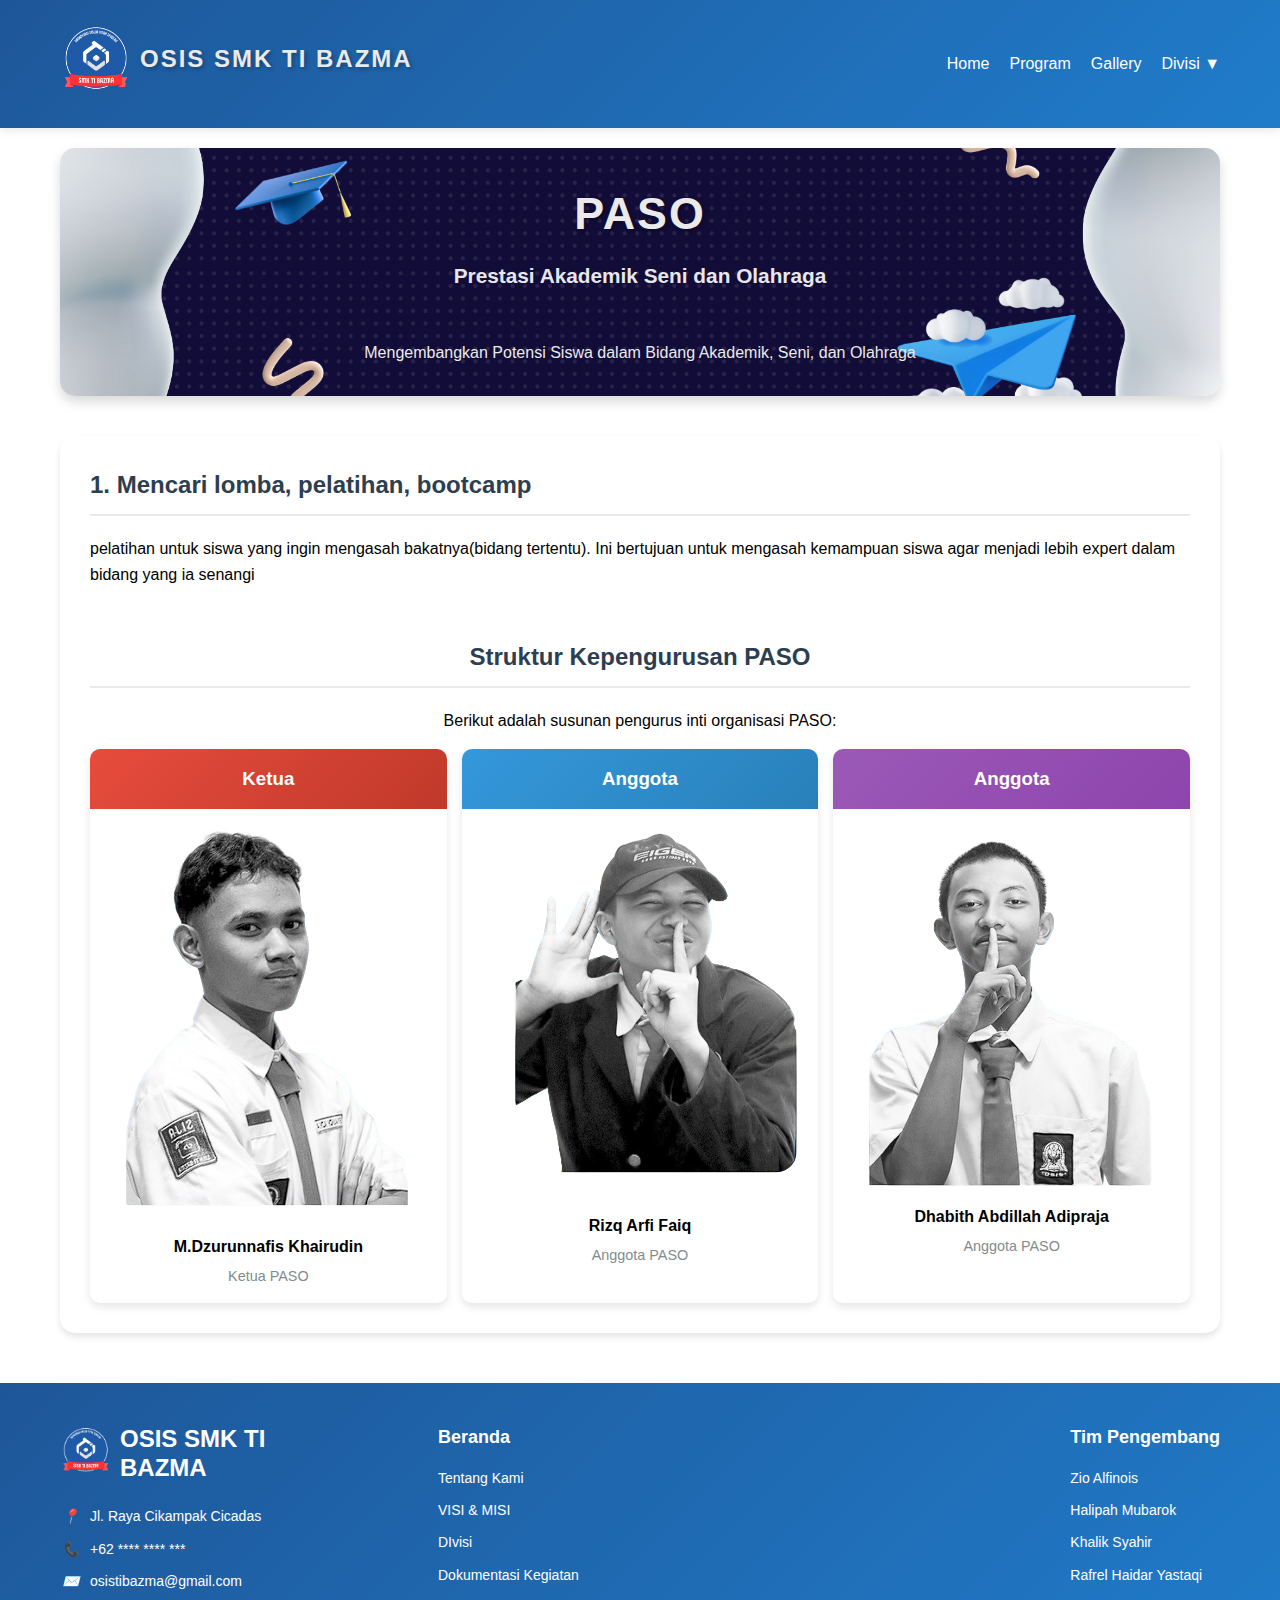
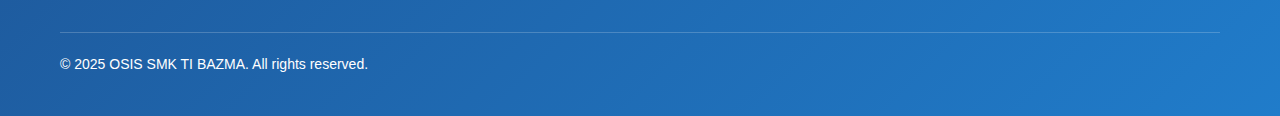
<file: nyoba/paso.html>
<!DOCTYPE html>
<html lang="id">
<head>
    <meta charset="UTF-8">
    <meta name="viewport" content="width=device-width, initial-scale=1.0">
    <title>PASO - Prestasi Akademik Seni dan Olahraga</title>
        <link rel="stylesheet" href="paso.css">
</head>
<body>


    <header>
        <div class="bijar">
            <div class="zio">
                <div class="logo">
                    <img src="MPLB Ahh momen (1).png" alt="" style="width: 70px; height: auto;">
                    <h1>OSIS SMK TI BAZMA</h1>
                </div>
                <nav>
                    <ul>
                        <li><a href="index.html">Home</a></li>
                        <li><a href="program.html">Program</a></li>
                        <li><a href="Gallery.html">Gallery</a></li>
                        <li class="dropdown">
                            <a href="#">Divisi ▼</a>
                            <div class="dropdown-content">
                                <a href="bph.html">BPH</a>
                                <a href="paso.html">Divisi 1</a>
                                <a href="mid.html">Divisi 2</a>
                                <a href="kewirausahaan.html">Divisi 3</a>
                                <a href="beneg.html">Divisi 4</a>
                            </div>
                        </li>
                    </ul>
                </nav>
            </div>
        </div>
    </header>
    <div class="container">
        <section class="paso">
            <div class="logo-container">
                <div class="logo">
                
                    
                </div>
                <div class="header-text">
                    <h1>PASO</h1>
                    <div class="subtitle">Prestasi Akademik Seni dan Olahraga</div>
                </div>
            </div>
            <hr>
            <p style="color: #eaeaea;">Mengembangkan Potensi Siswa dalam Bidang Akademik, Seni, dan Olahraga</p>
        </section>
        <div class="content">
            <section class="program-info">
                <h2>1. Mencari lomba, pelatihan, bootcamp</h2>
                <p>pelatihan untuk siswa yang ingin mengasah bakatnya(bidang tertentu). Ini bertujuan untuk mengasah kemampuan siswa agar menjadi lebih expert dalam bidang yang ia senangi</p>
            </section>
            
            <section class="anggota-section">
                <h2>Struktur Kepengurusan PASO</h2>
                <p>Berikut adalah susunan pengurus inti organisasi PASO:</p>
                
                <div class="anggota-container">
                    <div class="anggota-card">
                        <div class="anggota-header ketua">
                            <h3>Ketua</h3>
                        </div>
                        <div class="anggota-body">
                            <img src="nafis.png" alt="ketua paso">
                            <div class="anggota-nama">M.Dzurunnafis Khairudin</div>
                            <div class="anggota-jabatan">Ketua PASO</div>
                        </div>
                    </div>
                    
                    <div class="anggota-card">
                        <div class="anggota-header wakil">
                            <h3>Anggota</h3>
                        </div>
                        <div class="anggota-body">
                            <img src="faiq.png" alt="anggota">
                            <div class="anggota-nama">Rizq Arfi Faiq</div>
                            <div class="anggota-jabatan">Anggota PASO</div>
                        </div>
                    </div>
                    
                    <div class="anggota-card">
                        <div class="anggota-header sekretaris">
                            <h3>Anggota</h3>
                        </div>
                        <div class="anggota-body">
                            <img src="debit.png" alt="anggota">
                            <div class="anggota-nama">Dhabith Abdillah Adipraja</div>
                            <div class="anggota-jabatan">Anggota PASO</div>
                        </div>
                    </div>
            </section>
        </div>
    </div>
        <footer class="footer">
        <div class="footer-container">
            <div class="footer-left">
                <div class="footer-logo">
                    <img src="MPLB Ahh momen (1).png" alt="Logo SMK TI BAZMA">
                    <div class="footer-logo-text">OSIS SMK TI<br>BAZMA</div>
                </div>
                <div class="footer-tagline"></div>
                <div class="footer-contact">
                    <div class="footer-contact-item">
                        <i>📍</i>
                        <span>Jl. Raya Cikampak Cicadas</span>
                    </div>
                    <div class="footer-contact-item">
                        <i>📞</i>
                        <span>+62 **** **** ***</span>
                    </div>
                    <div class="footer-contact-item">
                        <i>✉️</i>
                        <span>osistibazma@gmail.com</span>
                    </div>
                </div>
            </div>
            <div class="footer-right">
                <div class="footer-column">
                    <h3>Beranda</h3>
                    <ul>
                        <li>Tentang Kami</li>
                        <li>VISI & MISI</li>
                        <li>DIvisi</li>
                        <li>Dokumentasi Kegiatan</li>
                    </ul>
                </div>
                <div class="footer-column">
                    <h3>Tim Pengembang</h3>
                    <ul>
                        <li>Zio Alfinois</li>
                        <li>Halipah Mubarok</li>
                        <li>Khalik Syahir</li>
                        <li>Rafrel Haidar Yastaqi</li>
                    </ul>
                </div>
            </div>
        </div>
        <div class="footer-bottom">
            <div class="footer-copyright">© 2025 OSIS SMK TI BAZMA. All rights reserved.</div>
            <div class="footer-social">
                <a href="#"></a>
                <a href="#"></a>
                <a href="#"></a>
            </div>
        </div>
    </footer>

</body>
</html>
</file>
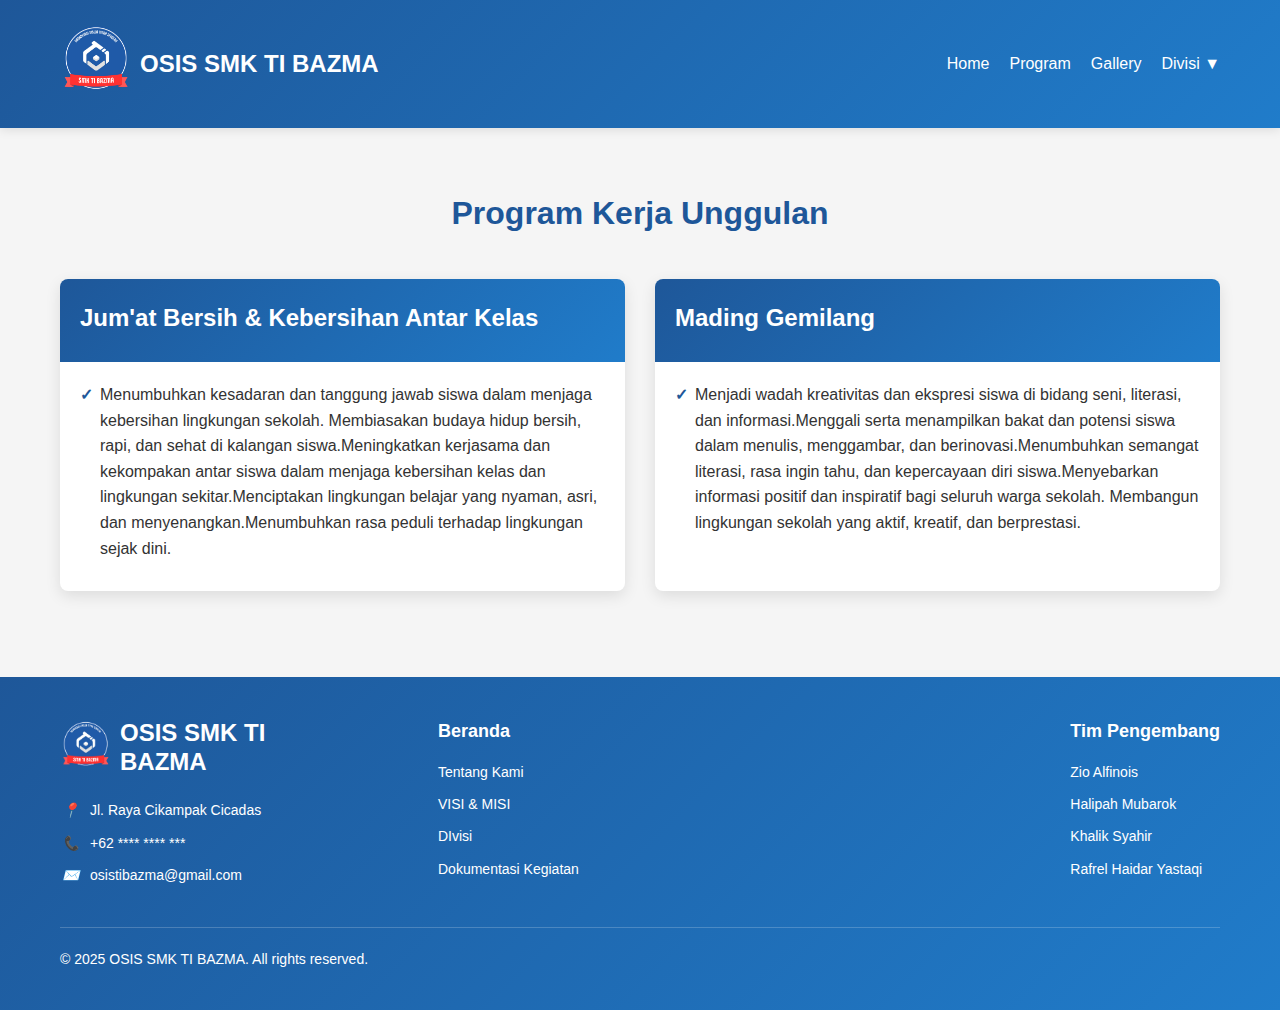
<file: nyoba/program.html>
<!DOCTYPE html>
<html lang="id">
<head>
    <meta charset="UTF-8">
    <meta name="viewport" content="width=device-width, initial-scale=1.0">
    <title>Program Kerja</title>
    <style>
        * {
            margin: 0;
            padding: 0;
            box-sizing: border-box;
            font-family: 'Segoe UI', Tahoma, Geneva, Verdana, sans-serif;
        }
        
    
    </style>
    <link rel="stylesheet" href="program.css">
</head>
<body>
    <header>
        <div class="container">
            <div class="header-content">
                <div class="logo">
                    <img src="MPLB Ahh momen (1).png" alt="" style="width: 70px; height: auto;">
                    <h1>OSIS SMK TI BAZMA</h1>
                </div>
                <nav>
                    <ul>
                        <li><a href="index.html">Home</a></li>
                        <li><a href="program.html">Program</a></li>
                        <li><a href="Gallery.html">Gallery</a></li>
                        <li class="dropdown">
                            <a href="#">Divisi ▼</a>
                            <div class="dropdown-content">
                                <a href="bph.html">BPH</a>
                                <a href="paso.html">Divisi 1</a>
                                <a href="mid.html">Divisi 2</a>
                                <a href="kewirausahaan.html">Divisi 3</a>
                                <a href="beneg.html">Divisi 4</a>
                            </div>
                        </li>
                    </ul>
                </nav>
            </div>
        </div>
    </header>
    
    <section class="programs">
        <div class="container">
            <h2 class="section-title">Program Kerja Unggulan</h2>
            <div class="programs-grid">
                <div class="program-card">
                    <div class="program-header">
                        <h3>Jum'at Bersih & Kebersihan Antar Kelas</h3>
                    </div>
                    <div class="program-body">
                        <ul>
                            <li>Menumbuhkan kesadaran dan tanggung jawab siswa
                            dalam menjaga kebersihan lingkungan sekolah.
                            Membiasakan budaya hidup bersih, rapi, dan sehat di 
                            kalangan siswa.Meningkatkan kerjasama dan kekompakan
                            antar siswa dalam menjaga kebersihan kelas dan lingkungan
                            sekitar.Menciptakan lingkungan belajar yang nyaman, asri,
                            dan menyenangkan.Menumbuhkan rasa peduli terhadap
                            lingkungan sejak dini.</li>
                        </ul>
                    </div>
                </div>
                
                <div class="program-card">
                    <div class="program-header">
                        <h3>Mading Gemilang</h3>
                    </div>
                    <div class="program-body">
                        <ul>
                            <li>Menjadi wadah kreativitas dan ekspresi siswa di bidang
                                seni, literasi, dan informasi.Menggali serta menampilkan
                                bakat dan potensi siswa dalam menulis, menggambar,
                                dan berinovasi.Menumbuhkan semangat literasi, rasa
                                ingin tahu, dan kepercayaan diri siswa.Menyebarkan
                                informasi positif dan inspiratif bagi seluruh warga sekolah.
                                Membangun lingkungan sekolah yang aktif, kreatif, dan berprestasi.</li>
                        </ul>
                    </div>
                </div>
            </div>
        </div>
    </section>
    <br>
        <footer class="footer">
        <div class="footer-container">
            <div class="footer-left">
                <div class="footer-logo">
                    <img src="MPLB Ahh momen (1).png" alt="Logo SMK TI BAZMA">
                    <div class="footer-logo-text">OSIS SMK TI<br>BAZMA</div>
                </div>
                <div class="footer-tagline"></div>
                <div class="footer-contact">
                    <div class="footer-contact-item">
                        <i>📍</i>
                        <span>Jl. Raya Cikampak Cicadas</span>
                    </div>
                    <div class="footer-contact-item">
                        <i>📞</i>
                        <span>+62 **** **** ***</span>
                    </div>
                    <div class="footer-contact-item">
                        <i>✉️</i>
                        <span>osistibazma@gmail.com</span>
                    </div>
                </div>
            </div>
            <div class="footer-right">
                <div class="footer-column">
                    <h3>Beranda</h3>
                    <ul>
                        <li>Tentang Kami</li>
                        <li>VISI & MISI</li>
                        <li>DIvisi</li>
                        <li>Dokumentasi Kegiatan</li>
                    </ul>
                </div>
                <div class="footer-column">
                    <h3>Tim Pengembang</h3>
                    <ul>
                        <li>Zio Alfinois</li>
                        <li>Halipah Mubarok</li>
                        <li>Khalik Syahir</li>
                        <li>Rafrel Haidar Yastaqi</li>
                    </ul>
                </div>
            </div>
        </div>
        <div class="footer-bottom">
            <div class="footer-copyright">© 2025 OSIS SMK TI BAZMA. All rights reserved.</div>
            <div class="footer-social">
                <a href="#"></a>
                <a href="#"></a>
                <a href="#"></a>
            </div>
        </div>
    </footer>
</body>
</html>
</file>
<file: nyoba/home.css>
* {
    margin: 0;
    padding: 0;
    box-sizing: border-box;
    font-family: 'Segoe UI', Tahoma, Geneva, Verdana, sans-serif;
    }
        body {
        margin: 0;
        padding: 0;
            background-color: #f5f5f5;
            color: #030303;
            line-height: 1.6;
        }
        
        .container {
            max-width: 1200px;
            margin: 0 auto;
            padding: 0 20px;
            height: 70px;;
        }
        
        header {
            background: linear-gradient(135deg, #1e5799 0%, #207cca 100%);
            color: white;
            padding: 1%;
            box-shadow: 0 2px 10px rgba(0,0,0,0.1);
        }
        
        .header-content {
            display: flex;
            justify-content: space-between;
            align-items: center;
        }
        
        .logo {
            display: flex;
            align-items: center;
        }
        
        .logo h1 {
            font-size: 24px;
            margin-left: 10px;
        }
        
        nav ul {
            display: flex;
            list-style: none;
        }
        
        nav ul li {
            margin-left: 20px;
        }
        
        nav ul li a {
            color: white;
            text-decoration: none;
            font-weight: 500;
            transition: color 0.3s;
        }
        
        nav ul li a:hover {
            color: #35a4d8;
        }
        
        .dropdown {
            position: relative;
        }
        
        .dropdown-content {
            display: none;
            position: absolute;
            background-color: white;
            min-width: 160px;
            box-shadow: 0 8px 16px rgba(0,0,0,0.1);
            z-index: 1;
            border-radius: 4px;
            overflow: hidden;
        }
        
        .dropdown-content a {
            color: #2b2b2b;
            padding: 12px 16px;
            text-decoration: none;
            display: block;
        }
        
        .dropdown-content a:hover {
            background-color: #f1f1f1;
        }
        
        .dropdown:hover .dropdown-content {
            display: block;
        }
        
        .hero {
            background-position: center;
            background-size: cover;
            background-repeat: no-repeat;
            width: 1000;
            height: 300px;
            display: flex;
            align-items: center;
            justify-content: center;
            color: #000000;
            text-align: center;
            position: relative;
        }
        
        .hero::before {
            content: '';
            position: absolute;
            top: 0;
            left: 0;
            width: 100%;
            height: 146%;
            background-image: url(0.jpg);   
            background-repeat: no-repeat;
            background-size: cover;
            background-position: center;
        }
        .tentang {
            text-align: center;
            font-size: 20px;
        }
        
        .hero-content {
            position: relative;
            z-index: 1;
            display: flex;
            align-items: center;
            justify-content: space-between;
            color: white;        }
    
        .hero h2 {
            font-size: 70px;
            margin-bottom: 0px;
        }
        @media (max-width: 768px) {
            .header-content {
                flex-direction: column;
                text-align: center;
            }
            
            nav ul {
                margin-top: 15px;
                flex-wrap: wrap;
                justify-content: center;
            }
            
            nav ul li {
                margin: 5px 10px;
            }
            
            .programs-grid {
                grid-template-columns: 1fr;
            }
            
            .hero h2 {
                font-size: 28px;
            }
        }
                * {
            margin: 0;
            padding: 0;
            box-sizing: border-box;
            font-family: 'Segoe UI', Tahoma, Geneva, Verdana, sans-serif;
        
        }

        header {
            text-align: center;
            padding: 30px 0;
            margin-bottom: 0px;
        
        }

        h1 {
            font-size: 2.5rem;
            margin-bottom: 0px;
            text-shadow: 2px 2px 4px rgba(0, 0, 0, 0.3);
        }

        .subtitle {
            font-size: 1.2rem;
            max-width: 800px;
            margin: 0 auto;
            line-height: 1.6;
            background-color: rgba(255, 255, 255, 0.1);
            padding: 15px;
            border-radius: 10px;
            backdrop-filter: blur(5px);
        }

        .bidang-container {
            display: grid;
            grid-template-columns: repeat(auto-fit, minmax(300px, 1fr));
            gap:40px;
            margin-top: 0px;
            display: flex
        }

        .bidang-card {
            background: rgba(255, 255, 255, 0.1);
            background-image:url(nafis.png);
            border-radius: 15px;
            padding: 100px;
            text-align: center;
            transition: transform 0.3s ease, box-shadow 0.3s ease;
            backdrop-filter: blur(10px);
            border: 1px solid rgba(255, 255, 255, 0.2);
            box-shadow: 0 8px 32px rgba(0, 0, 0, 0.1);
            height: 300px;
        }
        .bidang-card2{
            background: rgba(255, 255, 255, 0.1);
            background-image:url(pencot.png);
            border-radius: 15px;
            padding: 100px;
            text-align: center;
            transition: transform 0.3s ease, box-shadow 0.3s ease;
            backdrop-filter: blur(10px);
            border: 1px solid rgba(255, 255, 255, 0.2);
            box-shadow: 0 8px 32px rgba(0, 0, 0, 0.1);
            height: 300px;
        }
        .bidang-card3{
            background: rgba(255, 255, 255, 0.1);
            background-image:url(rafarel.png);
            border-radius: 15px;
            padding: 100px;
            text-align: center;
            transition: transform 0.3s ease, box-shadow 0.3s ease;
            backdrop-filter: blur(10px);
            border: 1px solid rgba(255, 255, 255, 0.2);
            box-shadow: 0 8px 32px rgba(0, 0, 0, 0.1);
            height: 300px;
        }
        .bidang-card4{
            background: rgba(255, 255, 255, 0.1);
            background-image:url(faray.png);
            border-radius: 15px;
            padding: 100px;
            text-align: center;
            transition: transform 0.3s ease, box-shadow 0.3s ease;
            backdrop-filter: blur(10px);
            border: 1px solid rgba(255, 255, 255, 0.2);
            box-shadow: 0 8px 32px rgba(0, 0, 0, 0.1);
            height: 300px;
        }

        .bidang-card:hover {
            transform: translateY(-10px);
            box-shadow: 0 15px 30px rgba(0, 0, 0, 0.2);
            background: rgba(255, 255, 255, 0.15);
        }

        .bidang-number {
            font-size: 3rem;
            font-weight: bold;
            margin-bottom: 0px;
            color: #fdbb2d;
            text-shadow: 2px 2px 4px rgba(0, 0, 0, 0.3);
        }

        .bidang-title {
            font-size: 1.5rem;
            margin-bottom: 0px;
            font-weight: 600;
        }

        .bidang-description {
            font-size: 0.95rem;
            line-height: 1.6;
            opacity: 0.9;
        }
        @media (max-width: 768px) {
            h1 {
                font-size: 2rem;
            }
            
            .subtitle {
                font-size: 1rem;
            }
            
            .bidang-container {
                grid-template-columns: 1fr;
            }
        }
                .programs {
            padding: 60px 0;
        }
        
        .section-title {
            text-align: center;
            margin-bottom: 40px;
            color: #1e5799;
            font-size: 32px;
        }
        
        .programs-grid {
            display: grid;
            grid-template-columns: repeat(auto-fit, minmax(500px, 1fr));
            gap: 30px;
        }
        
        .program-card {
            background: white;
            border-radius: 8px;
            overflow: hidden;
            box-shadow: 0 5px 15px rgba(0,0,0,0.1);
            transition: transform 0.3s, box-shadow 0.3s;
        }
        
        .program-card:hover {
            transform: translateY(-5px);
            box-shadow: 0 10px 20px rgba(0,0,0,0.15);
        }
        
        .program-header {
            padding: 20px;
            background: linear-gradient(135deg, #1e5799 0%, #207cca 100%);
            color: white;
        }
        
        .program-header h3 {
            font-size: 24px;
            margin-bottom: 5px;
        }
        
        .program-body {
            padding: 20px;
            height: 180px;
        }
        
        .program-body ul {
            list-style-type: none;
        }
        
        .program-body li {
            margin-bottom: 10px;
            padding-left: 20px;
            position: relative;
        }
        
        .program-body li:before {
            content: "✓";
            position: absolute;
            left: 0;
            color: #1e5799;
            font-weight: bold;
        }
        
        .footer {
            background: linear-gradient(135deg, #1e5799 0%, #207cca 100%);
            color: white;
            padding: 40px 60px;
            font-family: 'Segoe UI', Tahoma, Geneva, Verdana, sans-serif;
        }
        
        .footer-container {
            display: flex;
            justify-content: space-between;
            gap: 30px;
        }
        
        .footer-left {
            flex: 0 0 30%;
        }
        
        .footer-logo {
            display: flex;
            align-items: center;
            margin-bottom: 20px;
        }
        
        .footer-logo img {
            width: 50px;
            height: auto;
            margin-right: 10px;
        }
        
        .footer-logo-text {
            font-size: 24px;
            font-weight: bold;
            line-height: 1.2;
        }
        
        .footer-tagline {
            font-size: 18px;
            font-weight: bold;
            margin: 20px 0;
            text-transform: uppercase;
        }
        
        .footer-contact {
            margin-top: 20px;
        }
        
        .footer-contact-item {
            display: flex;
            align-items: center;
            margin-bottom: 10px;
            font-size: 14px;
        }
        
        .footer-contact-item i {
            margin-right: 10px;
            width: 20px;
            text-align: center;
        }
        
        .footer-right {
            display: flex;
            justify-content: space-between;
            flex: 1;
        }
        
        .footer-column h3 {
            font-size: 18px;
            margin-bottom: 15px;
            font-weight: bold;
        }
        
        .footer-column ul {
            list-style: none;
            padding: 0;
            margin: 0;
        }
        
        .footer-column li {
            margin-bottom: 10px;
            font-size: 14px;
        }
        
        .footer-bottom {
            margin-top: 30px;
            padding-top: 20px;
            border-top: 1px solid rgba(255, 255, 255, 0.2);
            display: flex;
            justify-content: space-between;
            align-items: center;
        }
        
        .footer-copyright {
            font-size: 14px;
        }
        
        .footer-social {
            display: flex;
            gap: 15px;
        }
        
        .footer-social a {
            color: white;
            text-decoration: none;
            font-size: 20px;
        }
        
        @media (max-width: 768px) {
            .footer {
                padding: 30px 20px;
            }
            
            .footer-container {
                flex-direction: column;
            }
            
            .footer-left {
                flex: none;
                width: 100%;
                margin-bottom: 30px;
            }
            
            .footer-right {
                flex-direction: column;
            }
            
            .footer-column {
                margin-bottom: 20px;
            }
        }
        
        
corosel 

        h1 {
            color: white;
            margin-bottom: 10px;
            font-size: 2.5rem;
            text-shadow: 2px 2px 4px rgba(0, 0, 0, 0.3);
        }

        .subtitle {
            color: rgba(255, 255, 255, 0.8);
            margin-bottom: 30px;
            font-size: 1.2rem;
        }

        .carousel-container {
            position: relative;
            width: 100%;
            max-width: 900px;
            margin: 0 auto;
            overflow: hidden;
            border-radius: 15px;
            box-shadow: 0 10px 30px rgba(0, 0, 0, 0.3);
            background-color: rgba(255, 255, 255, 0.1);
            backdrop-filter: blur(10px);
            padding: 20px;
        }

        .carousel {
            display: flex;
            transition: transform 0.5s ease-in-out;
            gap: 15px;
        }

        .carousel-item {
            flex: 0 0 calc(33.333% - 10px);
            border-radius: 10px;
            overflow: hidden;
            box-shadow: 0 4px 15px rgba(0, 0, 0, 0.2);
            transition: transform 0.3s ease, box-shadow 0.3s ease;
        }

        .carousel-item:hover {
            transform: translateY(-5px);
            box-shadow: 0 8px 20px rgba(0, 0, 0, 0.3);
        }

        .carousel-item img {
            width: 100%;
            height: 250px;
            object-fit: cover;
            display: block;
            border-radius: 10px;
        }

        .dot.active {
            background-color: white;
        }

    

        @media (max-width: 768px) {
            .carousel-item {
                flex: 0 0 calc(50% - 10px);
            }
            
            h1 {
                font-size: 2rem;
            }
        }

        @media (max-width: 480px) {
            .carousel-item {
                flex: 0 0 100%;
            }
            
            h1 {
                font-size: 1.8rem;
            }
            
            .controls {
                flex-direction: column;
                align-items: center;
            }
        }
</file>
<file: nyoba/beneg.css>
* {
    margin: 0;
    padding: 0;
    box-sizing: border-box;
    font-family: 'Segoe UI', Tahoma, Geneva, Verdana, sans-serif;
}

body {
    background-color: #ffffff;
    color: #000000;
    line-height: 1.6;
}

.container {
    max-width: 1200px;
    margin: 0 auto;
    padding: 20px;
}

/* === HEADER (NAVBAR) - FIX UNTUK DESKTOP === */
header {
    background: linear-gradient(135deg, #1e5799 0%, #207cca 100%);
    color: white;
    padding: 20px 0;
    box-shadow: 0 2px 10px rgba(0,0,0,0.1);
}

.bijar {
    max-width: 1200px;
    margin: 0 auto;
    padding: 0 20px;
}

.zio {
    display: flex;
    justify-content: space-between;
    align-items: center;
    flex-wrap: nowrap; /* ← Cegah wrap di desktop */
}

.logo {
    display: flex;
    align-items: center;
}

.logo h1 {
    font-size: 24px;
    margin-left: 10px;
    white-space: nowrap;
}

nav ul {
    display: flex;
    list-style: none;
    margin: 0;
    padding: 0;
    gap: 20px;
}

nav ul li a {
    color: white;
    text-decoration: none;
    font-weight: 500;
    transition: color 0.3s;
    white-space: nowrap;
}

nav ul li a:hover {
    color: #35a4d8;
}

.dropdown {
    position: relative;
}

.dropdown-content {
    display: none;
    position: absolute;
    background-color: white;
    min-width: 160px;
    box-shadow: 0 8px 16px rgba(0,0,0,0.1);
    z-index: 1;
    border-radius: 4px;
    overflow: hidden;
}

.dropdown-content a {
    color: #333;
    padding: 12px 16px;
    text-decoration: none;
    display: block;
    white-space: nowrap;
}

.dropdown-content a:hover {
    background-color: #f1f1f1;
}

.dropdown:hover .dropdown-content {
    display: block;
}

/* === BAGIAN HEADER HALAMAN WIRUS - DIPERBAIKI === */
.wirus {
    text-align: center;
    margin-bottom: 40px;
    padding: 40px 20px;
    background-image: url(b.png);
    background-repeat: no-repeat;
    background-size: cover;
    background-position: center;
    width: 100%;
    border-radius: 15px;
    box-shadow: 0 6px 12px rgba(0, 0, 0, 0.15);
    position: relative;
    overflow: hidden;
}

.wirus .header-text {
    max-width: 800px;
    margin: 0 auto;
    padding: 0 15px;
}

.wirus h1 {
    font-size: 2.8rem;
    margin-bottom: 10px;
    letter-spacing: 2px;
    color: #eaeaea;
    text-shadow: 2px 2px 4px rgba(0, 0, 0, 0.3);
    word-wrap: break-word;
}

.wirus .subtitle {
    font-size: 1.3rem;
    font-weight: 600;
    opacity: 0.9;
    color: #ffffff;
    margin: 10px 0;
    word-wrap: break-word;
}

.wirus hr {
    border: none;
    height: 8px;
    margin: 20px auto;
    background: rgba(255,255,255,0.3);
    width: 100px;
    border-radius: 4px;
}

/* === KONTEN UTAMA === */
.content {
    padding: 30px;
    border-radius: 15px;
    box-shadow: 0 4px 6px rgba(0, 0, 0, 0.1);
    margin-bottom: 30px;
}

h2 {
    color: #2c3e50;
    margin-bottom: 20px;
    padding-bottom: 10px;
    border-bottom: 2px solid #eaeaea;
}

.program-info {
    margin-bottom: 30px;
}

.program-info h3 {
    color: #e74c3c;
    margin-bottom: 10px;
}

.program-info p {
    margin-bottom: 15px;
}

.mcm-info {
    background-color: #f9f9f9;
    padding: 20px;
    border-radius: 8px;
    border-left: 4px solid #3498db;
}

.mcm-info h3 {
    color: #3498db;
    margin-bottom: 10px;
}

/* === STRUKTUR ANGGOTA === */
.anggota-section {
    margin-top: 50px;
    text-align: center;
}

.anggota-container {
    display: grid;
    grid-template-columns: repeat(auto-fit, minmax(250px, 1fr));
    gap: 15px;
    margin-top: 15px;
}

.anggota-card {
    background: white;
    border-radius: 10px;
    overflow: hidden;
    box-shadow: 0 4px 8px rgba(0, 0, 0, 0.1);
    transition: transform 0.3s ease;
}

.anggota-card:hover {
    transform: translateY(-5px);
}

.anggota-header {
    padding: 15px;
    text-align: center;
    color: white;
}

.ketua {
    background: linear-gradient(135deg, #e74c3c, #c0392b);
}

.wakil {
    background: linear-gradient(135deg, #3498db, #2980b9);
}

.sekretaris {
    background: linear-gradient(135deg, #9b59b6, #8e44ad);
}

.anggota-body {
    padding: 15px;
    text-align: center;
}

.anggota-foto {
    width: 80px;
    height: 80px;
    border-radius: 50%;
    margin: 0 auto 10px;
    background: #f5f5f5;
    display: flex;
    align-items: center;
    justify-content: center;
    font-size: 1.5rem;
    color: #7f8c8d;
}

.anggota-nama {
    font-weight: bold;
    margin-bottom: 5px;
}

.anggota-jabatan {
    color: #7f8c8d;
    font-size: 0.9rem;
}

/* === FOOTER - RESPONSIF === */
.footer {
    background: linear-gradient(135deg, #1e5799 0%, #207cca 100%);
    color: white;
    padding: 40px 60px;
}

.footer-container {
    display: flex;
    justify-content: space-between;
    gap: 30px;
    flex-wrap: wrap;
}

.footer-left {
    flex: 0 0 30%;
    min-width: 250px;
}

.footer-logo {
    display: flex;
    align-items: center;
    margin-bottom: 20px;
}

.footer-logo img {
    width: 50px;
    height: auto;
    margin-right: 10px;
}

.footer-logo-text {
    font-size: 24px;
    font-weight: bold;
    line-height: 1.2;
}

.footer-tagline {
    font-size: 18px;
    font-weight: bold;
    margin: 20px 0;
    text-transform: uppercase;
}

.footer-contact {
    margin-top: 20px;
}

.footer-contact-item {
    display: flex;
    align-items: center;
    margin-bottom: 10px;
    font-size: 14px;
}

.footer-contact-item i {
    margin-right: 10px;
    width: 20px;
    text-align: center;
}

.footer-right {
    display: flex;
    justify-content: space-between;
    flex: 1;
    min-width: 250px;
    gap: 40px;
}

.footer-column h3 {
    font-size: 18px;
    margin-bottom: 15px;
    font-weight: bold;
}

.footer-column ul {
    list-style: none;
    padding: 0;
    margin: 0;
}

.footer-column li {
    margin-bottom: 10px;
    font-size: 14px;
}

.footer-bottom {
    margin-top: 30px;
    padding-top: 20px;
    border-top: 1px solid rgba(255, 255, 255, 0.2);
    display: flex;
    justify-content: space-between;
    align-items: center;
    flex-wrap: wrap;
    gap: 10px;
}

.footer-copyright {
    font-size: 14px;
}

.footer-social {
    display: flex;
    gap: 15px;
}

.footer-social a {
    color: white;
    text-decoration: none;
    font-size: 20px;
}

/* === RESPONSIVE MOBILE === */
@media (max-width: 768px) {
    .zio {
        flex-direction: column;
        align-items: flex-start;
        width: 100%;
        gap: 15px;
    }

    .logo {
        justify-content: center;
        width: 100%;
    }

    nav ul {
        justify-content: center;
        width: 100%;
        flex-wrap: wrap;
    }

    /* Perbaikan .wirus di mobile */
    .wirus {
        padding: 30px 15px;
    }

    .wirus h1 {
        font-size: 2.2rem;
    }

    .wirus .subtitle {
        font-size: 1.1rem;
    }

    .footer {
        padding: 30px 20px;
    }

    .footer-container {
        flex-direction: column;
        align-items: center;
        text-align: center;
    }

    .footer-left,
    .footer-right {
        width: 100%;
        flex: none;
    }

    .footer-right {
        flex-direction: column;
        gap: 20px;
    }

    .footer-logo {
        justify-content: center;
    }
}

@media (max-width: 480px) {
    .wirus h1 {
        font-size: 1.8rem;
    }

    .wirus .subtitle {
        font-size: 1rem;
    }
}
</file>
<file: nyoba/bph.css>
* {
            margin: 0;
            padding: 0;
            box-sizing: border-box;
            font-family: 'Segoe UI', Tahoma, Geneva, Verdana, sans-serif;
        }
        
        body {
            background-color: #ffffff;
            color: #000000;
            line-height: 1.6;
        }
        
        .container {
            max-width: 1200px;
            margin: 0 auto;
            padding: 20px;
        }
        header {
            background: linear-gradient(135deg, #1e5799 0%, #207cca 100%);
            color: white;
            padding: 20px 0;
            box-shadow: 0 2px 10px rgba(0,0,0,0.1);
        }
        .bijar {
            max-width: 1200px;
            margin: 0 auto;
            padding: 0 20px;
        }
        .zio {
            display: flex;
            justify-content: space-between;
            align-items: center;
        }
                .logo {
            display: flex;
            align-items: center;
        }
        
        .logo h1 {
            font-size: 24px;
            margin-left: 10px;
        }
        
        nav ul {
            display: flex;
            list-style: none;
        }
        
        nav ul li {
            margin-left: 20px;
        }
        
        nav ul li a {
            color: white;
            text-decoration: none;
            font-weight: 500;
            transition: color 0.3s;
        }
        
        nav ul li a:hover {
            color: #35a4d8;
        }
        
        .dropdown {
            position: relative;
        }
        
        .dropdown-content {
            display: none;
            position: absolute;
            background-color: white;
            min-width: 160px;
            box-shadow: 0 8px 16px rgba(0,0,0,0.1);
            z-index: 1;
            border-radius: 4px;
            overflow: hidden;
        }
        
        .dropdown-content a {
            color: #333;
            padding: 12px 16px;
            text-decoration: none;
            display: block;
        }
        
        .dropdown-content a:hover {
            background-color: #f1f1f1;
        }
        
        .dropdown:hover .dropdown-content {
            display: block;
        }
        
        .logo-container {
            display: flex;
            justify-content: center;
            align-items: center;
            margin-bottom: 20px;
        }
        
        .logo img {
            width: 100%;
            height: 100%;
            border-radius: 50%;
            object-fit: cover;
        }
        
        .header-text {
        text-align: center;
        
        }
        
        h1 {
            font-size: 2.8rem;
            margin-bottom: 10px;
            letter-spacing: 2px;
            color: #eaeaea;
            text-shadow: 2px 2px 4px rgba(0, 0, 0, 0.3);
        }
        
        .struktur-kepengurusan {
    display: flex;
    gap: 30px;
    padding: 40px 20px;
    max-width: 1200px;
    margin: 0 auto;
    background: #fff;
}

/* Logo BPH */
.bph-logo {
    background: linear-gradient(135deg, #1e5799 30%, #207cca 70%);
    width: 120px;
    height: 120px;
    border-radius: 50%;
    display: flex;
    align-items: center;
    justify-content: center;
    font-size: 2.5rem;
    font-weight: bold;
    color: white;
    text-align: center;
    line-height: 1.2;
    flex-shrink: 0;
}

/* Container Kartu Anggota */
.anggota-container {
    display: flex;
    flex-wrap: wrap;
    gap: 20px;
    flex: 1;
}

/* Kartu Anggota */
.anggota-card {
    background: white;
    border: 1px solid #e0e0e0;
    border-radius: 12px;
    box-shadow: 0 2px 8px rgba(0,0,0,0.05);
    overflow: hidden;
    width: calc(25% - 15px); /* 4 kolom per baris */
    transition: transform 0.2s ease;
}

.anggota-card:hover {
    transform: translateY(-4px);
}

.anggota-card img {
    width: 100%;
    height: 320px;
    object-fit: cover;
}

.anggota-info {
    padding: 15px;
    text-align: center;
}

.anggota-info .jabatan {
    background: linear-gradient(135deg, #1e5799 50%, #207cca 50%);
    color: #f0e8e8;
    font-size: 0.75rem;
    font-weight: bold;
    padding: 3px 8px;
    border-radius: 4px;
    display: inline-block;
    margin-bottom: 8px;
}

.anggota-info h4 {
    margin: 8px 0 4px;
    font-size: 1rem;
    color: #222;
}

.anggota-info p {
    margin: 0;
    font-size: 0.85rem;
    color: #666;
}

/* Responsive: 2 kolom di mobile */
@media (max-width: 768px) {
    .struktur-kepengurusan {
        flex-direction: column;
    }
    .anggota-card {
        width: calc(50% - 10px);
    }
}

@media (max-width: 480px) {
    .anggota-card {
        width: 100%;
    }
}
        .footer {
            background: linear-gradient(135deg, #1e5799 0%, #207cca 100%);
            color: white;
            padding: 40px 60px;
            font-family: 'Segoe UI', Tahoma, Geneva, Verdana, sans-serif;
        }
        
        .footer-container {
            display: flex;
            justify-content: space-between;
            gap: 30px;
        }
        
        .footer-left {
            flex: 0 0 30%;
        }
        
        .footer-logo {
            display: flex;
            align-items: center;
            margin-bottom: 20px;
        }
        
        .footer-logo img {
            width: 50px;
            height: auto;
            margin-right: 10px;
        }
        
        .footer-logo-text {
            font-size: 24px;
            font-weight: bold;
            line-height: 1.2;
        }
        
        .footer-tagline {
            font-size: 18px;
            font-weight: bold;
            margin: 20px 0;
            text-transform: uppercase;
        }
        
        .footer-contact {
            margin-top: 20px;
        }
        
        .footer-contact-item {
            display: flex;
            align-items: center;
            margin-bottom: 10px;
            font-size: 14px;
        }
        
        .footer-contact-item i {
            margin-right: 10px;
            width: 20px;
            text-align: center;
        }
        
        .footer-right {
            display: flex;
            justify-content: space-between;
            flex: 1;
        }
        
        .footer-column h3 {
            font-size: 18px;
            margin-bottom: 15px;
            font-weight: bold;
        }
        
        .footer-column ul {
            list-style: none;
            padding: 0;
            margin: 0;
        }
        
        .footer-column li {
            margin-bottom: 10px;
            font-size: 14px;
        }
        
        .footer-bottom {
            margin-top: 30px;
            padding-top: 20px;
            border-top: 1px solid rgba(255, 255, 255, 0.2);
            display: flex;
            justify-content: space-between;
            align-items: center;
        }
        
        .footer-copyright {
            font-size: 14px;
        }
        
        .footer-social {
            display: flex;
            gap: 15px;
        }
        
        .footer-social a {
            color: white;
            text-decoration: none;
            font-size: 20px;
        }
        
        @media (max-width: 768px) {
            .footer {
                padding: 30px 20px;
            }
            
            .footer-container {
                flex-direction: column;
            }
            
            .footer-left {
                flex: none;
                width: 100%;
                margin-bottom: 30px;
            }
            
            .footer-right {
                flex-direction: column;
            }
            
            .footer-column {
                margin-bottom: 20px;
            }
        }
</file>
<file: nyoba/gallery.css>
body {
        font-family: Arial, sans-serif;
        margin: 0;
        padding: 0;
        background-color: #ffffff; /* Latar belakang putih */
        color: #333;
    }
        header {
            background: linear-gradient(135deg, #1e5799 0%, #207cca 100%);
            color: white;
            padding: 20px 0;
            box-shadow: 0 2px 10px rgba(0,0,0,0.1);
        }
                .header-content {
            display: flex;
            justify-content: space-between;
            align-items: center;
        }
        
        .logo {
            display: flex;
            align-items: center;
        }
        
        .logo h1 {
            font-size: 24px;
            margin-left: 10px;
        }
        
        nav ul {
            display: flex;
            list-style: none;
        }
        
        nav ul li {
            margin-left: 20px;
        }
        
        nav ul li a {
            color: white;
            text-decoration: none;
            font-weight: 500;
            transition: color 0.3s;
        }
        
        nav ul li a:hover {
            color: #35a4d8;
        }
        
        .dropdown {
            position: relative;
        }
        
        .dropdown-content {
            display: none;
            position: absolute;
            background-color: white;
            min-width: 160px;
            box-shadow: 0 8px 16px rgba(0,0,0,0.1);
            z-index: 1;
            border-radius: 4px;
            overflow: hidden;
        }
        
        .dropdown-content a {
            color: #333;
            padding: 12px 16px;
            text-decoration: none;
            display: block;
        }
        
        .dropdown-content a:hover {
            background-color: #f1f1f1;
        }
        
        .dropdown:hover .dropdown-content {
            display: block;
        }
        
/* --- Navbar (Header) Styling --- */
    .navbar {
        display: flex;
        justify-content: space-between;
        align-items: center;
        padding: 15px 50px;
        background-color: #007bff;
        color: white;
    }

    .logo {
        font-size: 1.2em;
        font-weight: bold;
    }

    nav ul {
        list-style: none;
        display: flex;
        margin: 0;
        padding: 0;
    }

    nav ul li a {
        color: white;
        text-decoration: none;
        padding: 0 15px;
        display: block;
}

/* --- Judul Halaman Styling --- */
.gallery-header {
    text-align: center;
    padding: 40px 0 20px 0;
    background-color: #f4f4f4; 
}

.gallery-header h1 {
    font-size: 2.5em;
    margin-bottom: 5px;
}

.gallery-header p {
    margin-top: 0;
    font-size: 1em;
}

/* --- Section Title Styling --- */
.section-title {
    text-align: center;
    font-size: 1.8em;
    margin: 40px 0 10px 0;
    font-weight: bold;
}

.title-underline {
    width: 300px;
    border: none;
    border-top: 3px solid #333;
    margin: 0 auto 50px auto;
}

/* --- Grid Galeri Kegiatan OSIS --- */
.grid-container {
    display: grid;
    grid-template-columns: repeat(3, 1fr); 
    gap: 20px;
    max-width: 1000px;
    margin: 0 auto 50px auto;
    padding: 0 20px;
}

.grid-item {
    aspect-ratio: 1 / 1;
    background-color: #e0e0e0; 
    border-radius: 5px;
}

.mading-section {
    display: flex;
    max-width: 1000px;
    margin: 80px auto;
    gap: 40px;
    align-items: center;
    padding: 0 20px;
}

.layout-row .section-title {
    text-align: left; 
    margin-top: 0;
}

.content-text {
    flex: 1;
}

.content-image {
    flex: 1;
    min-height: 350px;
    background-color: #e0e0e0;
    border-radius: 5px;
}


.mading-section.reverse {
    flex-direction: row-reverse;
}

.placeholder-image {
    width: 100%;
    height: 100%;
    background-color: #ccc;
    border-radius: 5px;
}
        .footer {
            background: linear-gradient(135deg, #1e5799 0%, #207cca 100%);
            color: white;
            padding: 40px 60px;
            font-family: 'Segoe UI', Tahoma, Geneva, Verdana, sans-serif;
        }
        
        .footer-container {
            display: flex;
            justify-content: space-between;
            gap: 30px;
        }
        
        .footer-left {
            flex: 0 0 30%;
        }
        
        .footer-logo {
            display: flex;
            align-items: center;
            margin-bottom: 20px;
        }
        
        .footer-logo img {
            width: 50px;
            height: auto;
            margin-right: 10px;
        }
        
        .footer-logo-text {
            font-size: 24px;
            font-weight: bold;
            line-height: 1.2;
        }
        
        .footer-tagline {
            font-size: 18px;
            font-weight: bold;
            margin: 20px 0;
            text-transform: uppercase;
        }
        
        .footer-contact {
            margin-top: 20px;
        }
        
        .footer-contact-item {
            display: flex;
            align-items: center;
            margin-bottom: 10px;
            font-size: 14px;
        }
        
        .footer-contact-item i {
            margin-right: 10px;
            width: 20px;
            text-align: center;
        }
        
        .footer-right {
            display: flex;
            justify-content: space-between;
            flex: 1;
        }
        
        .footer-column h3 {
            font-size: 18px;
            margin-bottom: 15px;
            font-weight: bold;
        }
        
        .footer-column ul {
            list-style: none;
            padding: 0;
            margin: 0;
        }
        
        .footer-column li {
            margin-bottom: 10px;
            font-size: 14px;
        }
        
        .footer-bottom {
            margin-top: 30px;
            padding-top: 20px;
            border-top: 1px solid rgba(255, 255, 255, 0.2);
            display: flex;
            justify-content: space-between;
            align-items: center;
        }
        
        .footer-copyright {
            font-size: 14px;
        }
        
        .footer-social {
            display: flex;
            gap: 15px;
        }
        
        .footer-social a {
            color: white;
            text-decoration: none;
            font-size: 20px;
        }
        
        @media (max-width: 768px) {
            .footer {
                padding: 30px 20px;
            }
            
            .footer-container {
                flex-direction: column;
            }
            
            .footer-left {
                flex: none;
                width: 100%;
                margin-bottom: 30px;
            }
            
            .footer-right {
                flex-direction: column;
            }
            
            .footer-column {
                margin-bottom: 20px;
            }
        }
</file>
<file: nyoba/kewirausahaan.css>
* {
    margin: 0;
    padding: 0;
    box-sizing: border-box;
    font-family: 'Segoe UI', Tahoma, Geneva, Verdana, sans-serif;
}

body {
    background-color: #ffffff;
    color: #000000;
    line-height: 1.6;
}

.container {
    max-width: 1200px;
    margin: 0 auto;
    padding: 20px;
}

/* === HEADER (NAVBAR) - FIX UNTUK DESKTOP === */
header {
    background: linear-gradient(135deg, #1e5799 0%, #207cca 100%);
    color: white;
    padding: 20px 0;
    box-shadow: 0 2px 10px rgba(0,0,0,0.1);
}

.bijar {
    max-width: 1200px;
    margin: 0 auto;
    padding: 0 20px;
}

.zio {
    display: flex;
    justify-content: space-between;
    align-items: center;
    flex-wrap: nowrap; /* ← Cegah wrap di desktop */
}

.logo {
    display: flex;
    align-items: center;
}

.logo h1 {
    font-size: 24px;
    margin-left: 10px;
    white-space: nowrap;
}

nav ul {
    display: flex;
    list-style: none;
    margin: 0;
    padding: 0;
    gap: 20px;
}

nav ul li a {
    color: white;
    text-decoration: none;
    font-weight: 500;
    transition: color 0.3s;
    white-space: nowrap;
}

nav ul li a:hover {
    color: #35a4d8;
}

.dropdown {
    position: relative;
}

.dropdown-content {
    display: none;
    position: absolute;
    background-color: white;
    min-width: 160px;
    box-shadow: 0 8px 16px rgba(0,0,0,0.1);
    z-index: 1;
    border-radius: 4px;
    overflow: hidden;
}

.dropdown-content a {
    color: #333;
    padding: 12px 16px;
    text-decoration: none;
    display: block;
    white-space: nowrap;
}

.dropdown-content a:hover {
    background-color: #f1f1f1;
}

.dropdown:hover .dropdown-content {
    display: block;
}

/* === BAGIAN HEADER HALAMAN (BENEG) - DIPERBAIKI === */
.wirus {
    text-align: center;
    margin-bottom: 40px;
    padding: 40px 20px;
    background-image: url(w.png);
    background-repeat: no-repeat;
    background-size: cover;
    background-position: center;
    width: 100%;
    border-radius: 15px;
    box-shadow: 0 6px 12px rgba(0, 0, 0, 0.15);
    position: relative;
    overflow: hidden;
}

.wirus .header-text {
    max-width: 800px;
    margin: 0 auto;
    padding: 0 15px;
}

.wirus h1 {
    font-size: 2.8rem;
    margin-bottom: 10px;
    letter-spacing: 2px;
    color: #eaeaea;
    text-shadow: 2px 2px 4px rgba(0, 0, 0, 0.3);
    word-wrap: break-word;
}

.wirus .subtitle {
    font-size: 1.3rem;
    font-weight: 600;
    opacity: 0.9;
    color: #ffffff;
    margin: 10px 0;
    word-wrap: break-word;
}

.wirus hr {
    border: none;
    height: 8px;
    margin: 20px auto;
    background: rgba(255,255,255,0.3);
    width: 100px;
    border-radius: 4px;
}

/* === KONTEN UTAMA === */
.content {
    padding: 30px;
    border-radius: 15px;
    box-shadow: 0 4px 6px rgba(0, 0, 0, 0.1);
    margin-bottom: 30px;
}

h2 {
    color: #2c3e50;
    margin-bottom: 20px;
    padding-bottom: 10px;
    border-bottom: 2px solid #eaeaea;
}

.program-info {
    margin-bottom: 30px;
}

.program-info h3 {
    color: #e74c3c;
    margin-bottom: 10px;
}

.program-info p {
    margin-bottom: 15px;
}

.mcm-info {
    background-color: #f9f9f9;
    padding: 20px;
    border-radius: 8px;
    border-left: 4px solid #3498db;
}

.mcm-info h3 {
    color: #3498db;
    margin-bottom: 10px;
}

/* === STRUKTUR ANGGOTA === */
.anggota-section {
    margin-top: 50px;
    text-align: center;
}

.anggota-container {
    display: grid;
    grid-template-columns: repeat(auto-fit, minmax(250px, 1fr));
    gap: 15px;
    margin-top: 15px;
}

.anggota-card {
    background: white;
    border-radius: 10px;
    overflow: hidden;
    box-shadow: 0 4px 8px rgba(0, 0, 0, 0.1);
    transition: transform 0.3s ease;
}

.anggota-card:hover {
    transform: translateY(-5px);
}

.anggota-header {
    padding: 15px;
    text-align: center;
    color: white;
}

.ketua {
    background: linear-gradient(135deg, #e74c3c, #c0392b);
}

.wakil {
    background: linear-gradient(135deg, #3498db, #2980b9);
}

.sekretaris {
    background: linear-gradient(135deg, #9b59b6, #8e44ad);
}

.anggota-body {
    padding: 15px;
    text-align: center;
}

.anggota-foto {
    width: 80px;
    height: 80px;
    border-radius: 50%;
    margin: 0 auto 10px;
    background: #f5f5f5;
    display: flex;
    align-items: center;
    justify-content: center;
    font-size: 1.5rem;
    color: #7f8c8d;
}

.anggota-nama {
    font-weight: bold;
    margin-bottom: 5px;
}

.anggota-jabatan {
    color: #7f8c8d;
    font-size: 0.9rem;
}

/* === FOOTER - RESPONSIF === */
.footer {
    background: linear-gradient(135deg, #1e5799 0%, #207cca 100%);
    color: white;
    padding: 40px 60px;
}

.footer-container {
    display: flex;
    justify-content: space-between;
    gap: 30px;
    flex-wrap: wrap;
}

.footer-left {
    flex: 0 0 30%;
    min-width: 250px;
}

.footer-logo {
    display: flex;
    align-items: center;
    margin-bottom: 20px;
}

.footer-logo img {
    width: 50px;
    height: auto;
    margin-right: 10px;
}

.footer-logo-text {
    font-size: 24px;
    font-weight: bold;
    line-height: 1.2;
}

.footer-tagline {
    font-size: 18px;
    font-weight: bold;
    margin: 20px 0;
    text-transform: uppercase;
}

.footer-contact {
    margin-top: 20px;
}

.footer-contact-item {
    display: flex;
    align-items: center;
    margin-bottom: 10px;
    font-size: 14px;
}

.footer-contact-item i {
    margin-right: 10px;
    width: 20px;
    text-align: center;
}

.footer-right {
    display: flex;
    justify-content: space-between;
    flex: 1;
    min-width: 250px;
    gap: 40px;
}

.footer-column h3 {
    font-size: 18px;
    margin-bottom: 15px;
    font-weight: bold;
}

.footer-column ul {
    list-style: none;
    padding: 0;
    margin: 0;
}

.footer-column li {
    margin-bottom: 10px;
    font-size: 14px;
}

.footer-bottom {
    margin-top: 30px;
    padding-top: 20px;
    border-top: 1px solid rgba(255, 255, 255, 0.2);
    display: flex;
    justify-content: space-between;
    align-items: center;
    flex-wrap: wrap;
    gap: 10px;
}

.footer-copyright {
    font-size: 14px;
}

.footer-social {
    display: flex;
    gap: 15px;
}

.footer-social a {
    color: white;
    text-decoration: none;
    font-size: 20px;
}

/* === RESPONSIVE MOBILE === */
@media (max-width: 768px) {
    .zio {
        flex-direction: column;
        align-items: flex-start;
        width: 100%;
        gap: 15px;
    }

    .logo {
        justify-content: center;
        width: 100%;
    }

    nav ul {
        justify-content: center;
        width: 100%;
        flex-wrap: wrap;
    }

    /* Perbaikan .wirus di mobile */
    .wirus {
        padding: 30px 15px;
    }

    .wirus h1 {
        font-size: 2.2rem;
    }

    .wirus .subtitle {
        font-size: 1.1rem;
    }

    .footer {
        padding: 30px 20px;
    }

    .footer-container {
        flex-direction: column;
        align-items: center;
        text-align: center;
    }

    .footer-left,
    .footer-right {
        width: 100%;
        flex: none;
    }

    .footer-right {
        flex-direction: column;
        gap: 20px;
    }

    .footer-logo {
        justify-content: center;
    }
}

@media (max-width: 480px) {
    .wirus h1 {
        font-size: 1.8rem;
    }

    .wirus .subtitle {
        font-size: 1rem;
    }
}
</file>
<file: nyoba/mid.css>
* {
            margin: 0;
            padding: 0;
            box-sizing: border-box;
            font-family: 'Segoe UI', Tahoma, Geneva, Verdana, sans-serif;
        }
        
        body {
            background-color: #ffffff;
            color: #000000;
            line-height: 1.6;
        }
        
        .container {
            max-width: 1200px;
            margin: 0 auto;
            padding: 20px;
        }
        header {
            background: linear-gradient(135deg, #1e5799 0%, #207cca 100%);
            color: white;
            padding: 20px 0;
            box-shadow: 0 2px 10px rgba(0,0,0,0.1);
        }
        .mid {
            text-align: center;
            margin-bottom: 40px;
            padding: 30px;
            background-image: url(m.png);            color: rgb(0, 0, 0);
            background-repeat: no-repeat;
            background-size: cover;
            background-position: center;
            width: 100%;
            border-radius: 15px;
            box-shadow: 0 6px 12px rgba(0, 0, 0, 0.15);
            position: relative;
            overflow: hidden;
        }
        .bijar {
            max-width: 1200px;
            margin: 0 auto;
            padding: 0 20px;
        }
        .zio {
            display: flex;
            justify-content: space-between;
            align-items: center;
        }
        .logo {
            display: flex;
            align-items: center;
        }
        
        .logo h1 {
            font-size: 24px;
            margin-left: 10px;
        }
        
        nav ul {
            display: flex;
            list-style: none;
        }
        
        nav ul li {
            margin-left: 20px;
        }
        
        nav ul li a {
            color: white;
            text-decoration: none;
            font-weight: 500;
            transition: color 0.3s;
        }
        
        nav ul li a:hover {
            color: #35a4d8;
        }
        
        .dropdown {
            position: relative;
        }
        
        .dropdown-content {
            display: none;
            position: absolute;
            background-color: white;
            min-width: 160px;
            box-shadow: 0 8px 16px rgba(0,0,0,0.1);
            z-index: 1;
            border-radius: 4px;
            overflow: hidden;
        }
        
        .dropdown-content a {
            color: #333;
            padding: 12px 16px;
            text-decoration: none;
            display: block;
        }
        
        .dropdown-content a:hover {
            background-color: #f1f1f1;
        }
        
        .dropdown:hover .dropdown-content {
            display: block;
        }
        
        .logo-container {
            display: flex;
            justify-content: center;
            align-items: center;
            margin-bottom: 20px;
        }
        
        .logo img {
            width: 100%;
            height: 100%;
            border-radius: 50%;
            object-fit: cover;
        }
        
        .header-text {
        text-align: center;
        
        }
        
        h1 {
            font-size: 2.8rem;
            margin-bottom: 10px;
            letter-spacing: 2px;
            color: #eaeaea;
            text-shadow: 2px 2px 4px rgba(0, 0, 0, 0.3);
        }
        
        .subtitle {
            font-size: 1.3rem;
            font-weight: 600;
            opacity: 0.9;
            color: #ffffff;
        }
        
        hr {
            border: none;
            height: 8px;
            margin: 20px 0;

        }
        
        .content {
            background-color: white;
            padding: 30px;
            border-radius: 15px;
            box-shadow: 0 4px 6px rgba(0, 0, 0, 0.1);
            margin-bottom: 30px;
        }
        
        h2 {
            color: #2c3e50;
            margin-bottom: 20px;
            padding-bottom: 10px;
            border-bottom: 2px solid #eaeaea;
        }
        
        .program-info {
            margin-bottom: 30px;
        }
        
        .program-info h3 {
            color: #e74c3c;
            margin-bottom: 10px;
        }
        
        .program-info p {
            margin-bottom: 15px;
        }
        
        .mcm-info {
            background-color: #f9f9f9;
            padding: 20px;
            border-radius: 8px;
            border-left: 4px solid #3498db;
        }
        
        .mcm-info h3 {
            color: #3498db;
            margin-bottom: 10px;
        }
        
      
        /* Struktur Anggota */
        .anggota-section {
            margin-top: 50px;
            text-align: center;
        }
        
        .anggota-container {
            display: grid;
            grid-template-columns: repeat(auto-fit, minmax(250px, 1fr));
            gap: 15px;
            margin-top: 15px;
        }
        
        .anggota-card {
            background: white;
            border-radius: 10px;
            overflow: hidden;
            box-shadow: 0 4px 8px rgba(0, 0, 0, 0.1);
            transition: transform 0.3s ease;
        }
        
        .anggota-card:hover {
            transform: translateY(-5px);
        }
        
        .anggota-header {
            padding: 15px;
            text-align: center;
            color: white;
        }
        
        .ketua {
            background: linear-gradient(135deg, #e74c3c, #c0392b);
        }
        
        .wakil {
            background: linear-gradient(135deg, #3498db, #2980b9);
        }
        
        .sekretaris {
            background: linear-gradient(135deg, #9b59b6, #8e44ad);
        }
        
        .anggota-body {
            padding: 15px;
            text-align: center;
        }
        
        .anggota-foto {
            width: 80px;
            height: 80px;
            border-radius: 50%;
            margin: 0 auto 10px;
            background: #f5f5f5;
            display: flex;
            align-items: center;
            justify-content: center;
            font-size: 1.5rem;
            color: #7f8c8d;
        }
        
        .anggota-nama {
            font-weight: bold;
            margin-bottom: 5px;
        }
        
        .anggota-jabatan {
            color: #7f8c8d;
            font-size: 0.9rem;
        }
        
        .footer {
            background: linear-gradient(135deg, #1e5799 0%, #207cca 100%);
            color: white;
            padding: 40px 60px;
            font-family: 'Segoe UI', Tahoma, Geneva, Verdana, sans-serif;
        }
        
        .footer-container {
            display: flex;
            justify-content: space-between;
            gap: 30px;
        }
        
        .footer-left {
            flex: 0 0 30%;
        }
        
        .footer-logo {
            display: flex;
            align-items: center;
            margin-bottom: 20px;
        }
        
        .footer-logo img {
            width: 50px;
            height: auto;
            margin-right: 10px;
        }
        
        .footer-logo-text {
            font-size: 24px;
            font-weight: bold;
            line-height: 1.2;
        }
        
        .footer-tagline {
            font-size: 18px;
            font-weight: bold;
            margin: 20px 0;
            text-transform: uppercase;
        }
        
        .footer-contact {
            margin-top: 20px;
        }
        
        .footer-contact-item {
            display: flex;
            align-items: center;
            margin-bottom: 10px;
            font-size: 14px;
        }
        
        .footer-contact-item i {
            margin-right: 10px;
            width: 20px;
            text-align: center;
        }
        
        .footer-right {
            display: flex;
            justify-content: space-between;
            flex: 1;
        }
        
        .footer-column h3 {
            font-size: 18px;
            margin-bottom: 15px;
            font-weight: bold;
        }
        
        .footer-column ul {
            list-style: none;
            padding: 0;
            margin: 0;
        }
        
        .footer-column li {
            margin-bottom: 10px;
            font-size: 14px;
        }
        
        .footer-bottom {
            margin-top: 30px;
            padding-top: 20px;
            border-top: 1px solid rgba(255, 255, 255, 0.2);
            display: flex;
            justify-content: space-between;
            align-items: center;
        }
        
        .footer-copyright {
            font-size: 14px;
        }
        
        .footer-social {
            display: flex;
            gap: 15px;
        }
        
        .footer-social a {
            color: white;
            text-decoration: none;
            font-size: 20px;
        }
        
        @media (max-width: 768px) {
            .footer {
                padding: 30px 20px;
            }
            
            .footer-container {
                flex-direction: column;
            }
            
            .footer-left {
                flex: none;
                width: 100%;
                margin-bottom: 30px;
            }
            
            .footer-right {
                flex-direction: column;
            }
            
            .footer-column {
                margin-bottom: 20px;
            }
        }
</file>
<file: nyoba/paso.css>
* {
            margin: 0;
            padding: 0;
            box-sizing: border-box;
            font-family: 'Segoe UI', Tahoma, Geneva, Verdana, sans-serif;
        }
        
        body {
            background-color: #ffffff;
            color: #000000;
            line-height: 1.6;
        }
        
        .container {
            max-width: 1200px;
            margin: 0 auto;
            padding: 20px;
        }
        header {
            background: linear-gradient(135deg, #1e5799 0%, #207cca 100%);
            color: white;
            padding: 20px 0;
            box-shadow: 0 2px 10px rgba(0,0,0,0.1);
        }
        .paso {
            text-align: center;
            margin-bottom: 40px;
            padding: 30px;
            background-image: url(p.png);
            background-repeat: no-repeat;
            background-size: cover;
            background-position: center;
            width: 100%;
            border-radius: 15px;
            box-shadow: 0 6px 12px rgba(0, 0, 0, 0.15);
            position: relative;
            overflow: hidden;
        }
        .bijar {
            max-width: 1200px;
            margin: 0 auto;
            padding: 0 20px;
        }
        .zio {
            display: flex;
            justify-content: space-between;
            align-items: center;
        }
                .logo {
            display: flex;
            align-items: center;
        }
        
        .logo h1 {
            font-size: 24px;
            margin-left: 10px;
        }
        
        nav ul {
            display: flex;
            list-style: none;
        }
        
        nav ul li {
            margin-left: 20px;
        }
        
        nav ul li a {
            color: white;
            text-decoration: none;
            font-weight: 500;
            transition: color 0.3s;
        }
        
        nav ul li a:hover {
            color: #35a4d8;
        }
        
        .dropdown {
            position: relative;
        }
        
        .dropdown-content {
            display: none;
            position: absolute;
            background-color: white;
            min-width: 160px;
            box-shadow: 0 8px 16px rgba(0,0,0,0.1);
            z-index: 1;
            border-radius: 4px;
            overflow: hidden;
        }
        
        .dropdown-content a {
            color: #333;
            padding: 12px 16px;
            text-decoration: none;
            display: block;
        }
        
        .dropdown-content a:hover {
            background-color: #f1f1f1;
        }
        
        .dropdown:hover .dropdown-content {
            display: block;
        }
        
        .logo-container {
            display: flex;
            justify-content: center;
            align-items: center;
            margin-bottom: 20px;
        }
        
        .logo img {
            width: 100%;
            height: 100%;
            border-radius: 50%;
            object-fit: cover;
        }
        
        .header-text {
        text-align: center;
        
        }
        
        h1 {
            font-size: 2.8rem;
            margin-bottom: 10px;
            letter-spacing: 2px;
            color: #eaeaea;
            text-shadow: 2px 2px 4px rgba(0, 0, 0, 0.3);
        }
        
        .subtitle {
            font-size: 1.3rem;
            font-weight: 600;
            opacity: 0.9;
            color: #ffffff;
        }
        
        hr {
            border: none;
            height: 8px;
            margin: 20px 0;

        }
        
        .content {
            padding: 30px;
            border-radius: 15px;
            box-shadow: 0 4px 6px rgba(0, 0, 0, 0.1);
            margin-bottom: 30px;
        }
        
        h2 {
            color: #2c3e50;
            margin-bottom: 20px;
            padding-bottom: 10px;
            border-bottom: 2px solid #eaeaea;
        }
        
        .program-info {
            margin-bottom: 30px;
        }
        
        .program-info h3 {
            color: #e74c3c;
            margin-bottom: 10px;
        }
        
        .program-info p {
            margin-bottom: 15px;
        }
        
        .mcm-info {
            background-color: #f9f9f9;
            padding: 20px;
            border-radius: 8px;
            border-left: 4px solid #3498db;
        }
        
        .mcm-info h3 {
            color: #3498db;
            margin-bottom: 10px;
        }
        
    
        /* Struktur Anggota */
        .anggota-section {
            margin-top: 50px;
            text-align: center;
        }
        
        .anggota-container {
            display: grid;
            grid-template-columns: repeat(auto-fit, minmax(250px, 1fr));
            gap: 15px;
            margin-top: 15px;
        }
        
        .anggota-card {
            background: white;
            border-radius: 10px;
            overflow: hidden;
            box-shadow: 0 4px 8px rgba(0, 0, 0, 0.1);
            transition: transform 0.3s ease;
        }
        
        .anggota-card:hover {
            transform: translateY(-5px);
        }
        
        .anggota-header {
            padding: 15px;
            text-align: center;
            color: white;
        }
        
        .ketua {
            background: linear-gradient(135deg, #e74c3c, #c0392b);
        }
        
        .wakil {
            background: linear-gradient(135deg, #3498db, #2980b9);
        }
        
        .sekretaris {
            background: linear-gradient(135deg, #9b59b6, #8e44ad);
        }
        
        .anggota-body {
            padding: 15px;
            text-align: center;
        }
        
        .anggota-foto {
            width: 80px;
            height: 80px;
            border-radius: 50%;
            margin: 0 auto 10px;
            background: #f5f5f5;
            display: flex;
            align-items: center;
            justify-content: center;
            font-size: 1.5rem;
            color: #7f8c8d;
        }
        
        .anggota-nama {
            font-weight: bold;
            margin-bottom: 5px;
        }
        
        .anggota-jabatan {
            color: #7f8c8d;
            font-size: 0.9rem;
        }
        
        .footer {
            background: linear-gradient(135deg, #1e5799 0%, #207cca 100%);
            color: white;
            padding: 40px 60px;
            font-family: 'Segoe UI', Tahoma, Geneva, Verdana, sans-serif;
        }
        
        .footer-container {
            display: flex;
            justify-content: space-between;
            gap: 30px;
        }
        
        .footer-left {
            flex: 0 0 30%;
        }
        
        .footer-logo {
            display: flex;
            align-items: center;
            margin-bottom: 20px;
        }
        
        .footer-logo img {
            width: 50px;
            height: auto;
            margin-right: 10px;
        }
        
        .footer-logo-text {
            font-size: 24px;
            font-weight: bold;
            line-height: 1.2;
        }
        
        .footer-tagline {
            font-size: 18px;
            font-weight: bold;
            margin: 20px 0;
            text-transform: uppercase;
        }
        
        .footer-contact {
            margin-top: 20px;
        }
        
        .footer-contact-item {
            display: flex;
            align-items: center;
            margin-bottom: 10px;
            font-size: 14px;
        }
        
        .footer-contact-item i {
            margin-right: 10px;
            width: 20px;
            text-align: center;
        }
        
        .footer-right {
            display: flex;
            justify-content: space-between;
            flex: 1;
        }
        
        .footer-column h3 {
            font-size: 18px;
            margin-bottom: 15px;
            font-weight: bold;
        }
        
        .footer-column ul {
            list-style: none;
            padding: 0;
            margin: 0;
        }
        
        .footer-column li {
            margin-bottom: 10px;
            font-size: 14px;
        }
        
        .footer-bottom {
            margin-top: 30px;
            padding-top: 20px;
            border-top: 1px solid rgba(255, 255, 255, 0.2);
            display: flex;
            justify-content: space-between;
            align-items: center;
        }
        
        .footer-copyright {
            font-size: 14px;
        }
        
        .footer-social {
            display: flex;
            gap: 15px;
        }
        
        .footer-social a {
            color: white;
            text-decoration: none;
            font-size: 20px;
        }
        
        @media (max-width: 768px) {
            .footer {
                padding: 30px 20px;
            }
            
            .footer-container {
                flex-direction: column;
            }
            
            .footer-left {
                flex: none;
                width: 100%;
                margin-bottom: 30px;
            }
            
            .footer-right {
                flex-direction: column;
            }
            
            .footer-column {
                margin-bottom: 20px;
            }
        }
</file>
<file: nyoba/program.css>
body {
            background-color: #f5f5f5;
            color: #333;
            line-height: 1.6;
        }
        
        .container {
            max-width: 1200px;
            margin: 0 auto;
            padding: 0 20px;
        }
        
        header {
            background: linear-gradient(135deg, #1e5799 0%, #207cca 100%);
            color: white;
            padding: 20px 0;
            box-shadow: 0 2px 10px rgba(0,0,0,0.1);
        }
        
        .header-content {
            display: flex;
            justify-content: space-between;
            align-items: center;
        }
        
        .logo {
            display: flex;
            align-items: center;
        }
        
        .logo h1 {
            font-size: 24px;
            margin-left: 10px;
        }
        
        nav ul {
            display: flex;
            list-style: none;
        }
        
        nav ul li {
            margin-left: 20px;
        }
        
        nav ul li a {
            color: white;
            text-decoration: none;
            font-weight: 500;
            transition: color 0.3s;
        }
        
        nav ul li a:hover {
            color: #35a4d8;
        }
        
        .dropdown {
            position: relative;
        }
        
        .dropdown-content {
            display: none;
            position: absolute;
            background-color: white;
            min-width: 160px;
            box-shadow: 0 8px 16px rgba(0,0,0,0.1);
            z-index: 1;
            border-radius: 4px;
            overflow: hidden;
        }
        
        .dropdown-content a {
            color: #333;
            padding: 12px 16px;
            text-decoration: none;
            display: block;
        }
        
        .dropdown-content a:hover {
            background-color: #f1f1f1;
        }
        
        .dropdown:hover .dropdown-content {
            display: block;
        }
        
        .hero {
            background: url('https://images.unsplash.com/photo-1523050854058-8df90110c9f1?ixlib=rb-1.2.1&auto=format&fit=crop&w=1350&q=80') no-repeat center center/cover;
            height: 300px;
            display: flex;
            align-items: center;
            justify-content: center;
            color: white;
            text-align: center;
            position: relative;
        }
        
        .hero::before {
            content: '';
            position: absolute;
            top: 0;
            left: 0;
            width: 100%;
            height: 100%;
            background: rgba(0,0,0,0.5);
        }
        
        .hero-content {
            position: relative;
            z-index: 1;
        }

        .programs {
            padding: 60px 0;
        }
        
        .section-title {
            text-align: center;
            margin-bottom: 40px;
            color: #1e5799;
            font-size: 32px;
        }
        
        .programs-grid {
            display: grid;
            grid-template-columns: repeat(auto-fit, minmax(500px, 1fr));
            gap: 30px;
        }
        
        .program-card {
            background: white;
            border-radius: 8px;
            overflow: hidden;
            box-shadow: 0 5px 15px rgba(0,0,0,0.1);
            transition: transform 0.3s, box-shadow 0.3s;
        }
        
        .program-card:hover {
            transform: translateY(-5px);
            box-shadow: 0 10px 20px rgba(0,0,0,0.15);
        }
        
        .program-header {
            padding: 20px;
            background: linear-gradient(135deg, #1e5799 0%, #207cca 100%);
            color: white;
        }
        
        .program-header h3 {
            font-size: 24px;
            margin-bottom: 5px;
        }
        
        .program-body {
            padding: 20px;
        }
        
        .program-body ul {
            list-style-type: none;
        }
        
        .program-body li {
            margin-bottom: 10px;
            padding-left: 20px;
            position: relative;
        }
        
        .program-body li:before {
            content: "✓";
            position: absolute;
            left: 0;
            color: #1e5799;
            font-weight: bold;
        }
        
        .footer {
            background: linear-gradient(135deg, #1e5799 0%, #207cca 100%);
            color: white;
            padding: 40px 60px;
            font-family: 'Segoe UI', Tahoma, Geneva, Verdana, sans-serif;
        }
        
        .footer-container {
            display: flex;
            justify-content: space-between;
            gap: 30px;
        }
        
        .footer-left {
            flex: 0 0 30%;
        }
        
        .footer-logo {
            display: flex;
            align-items: center;
            margin-bottom: 20px;
        }
        
        .footer-logo img {
            width: 50px;
            height: auto;
            margin-right: 10px;
        }
        
        .footer-logo-text {
            font-size: 24px;
            font-weight: bold;
            line-height: 1.2;
        }
        
        .footer-tagline {
            font-size: 18px;
            font-weight: bold;
            margin: 20px 0;
            text-transform: uppercase;
        }
        
        .footer-contact {
            margin-top: 20px;
        }
        
        .footer-contact-item {
            display: flex;
            align-items: center;
            margin-bottom: 10px;
            font-size: 14px;
        }
        
        .footer-contact-item i {
            margin-right: 10px;
            width: 20px;
            text-align: center;
        }
        
        .footer-right {
            display: flex;
            justify-content: space-between;
            flex: 1;
        }
        
        .footer-column h3 {
            font-size: 18px;
            margin-bottom: 15px;
            font-weight: bold;
        }
        
        .footer-column ul {
            list-style: none;
            padding: 0;
            margin: 0;
        }
        
        .footer-column li {
            margin-bottom: 10px;
            font-size: 14px;
        }
        
        .footer-bottom {
            margin-top: 30px;
            padding-top: 20px;
            border-top: 1px solid rgba(255, 255, 255, 0.2);
            display: flex;
            justify-content: space-between;
            align-items: center;
        }
        
        .footer-copyright {
            font-size: 14px;
        }
        
        .footer-social {
            display: flex;
            gap: 15px;
        }
        
        .footer-social a {
            color: white;
            text-decoration: none;
            font-size: 20px;
        }
        
        @media (max-width: 768px) {
            .footer {
                padding: 30px 20px;
            }
            
            .footer-container {
                flex-direction: column;
            }
            
            .footer-left {
                flex: none;
                width: 100%;
                margin-bottom: 30px;
            }
            
            .footer-right {
                flex-direction: column;
            }
            
            .footer-column {
                margin-bottom: 20px;
            }
        }
</file>
